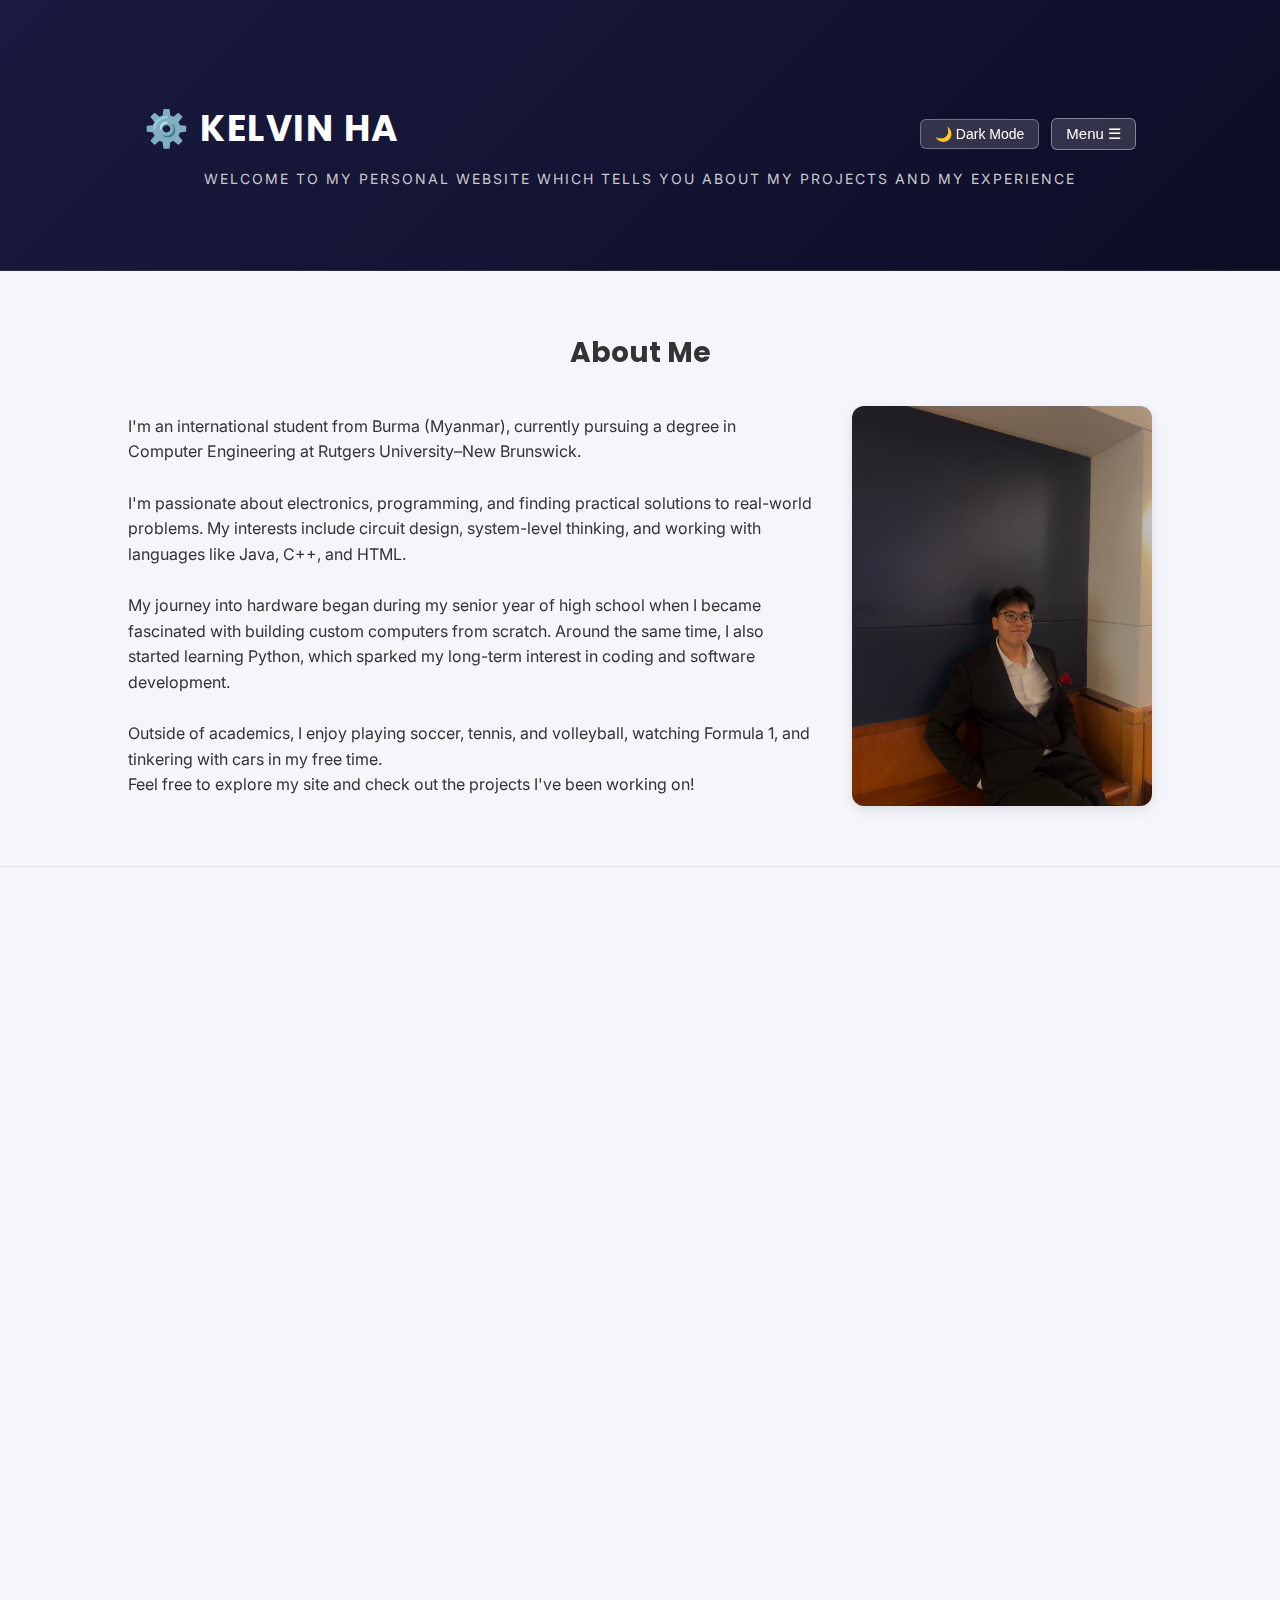
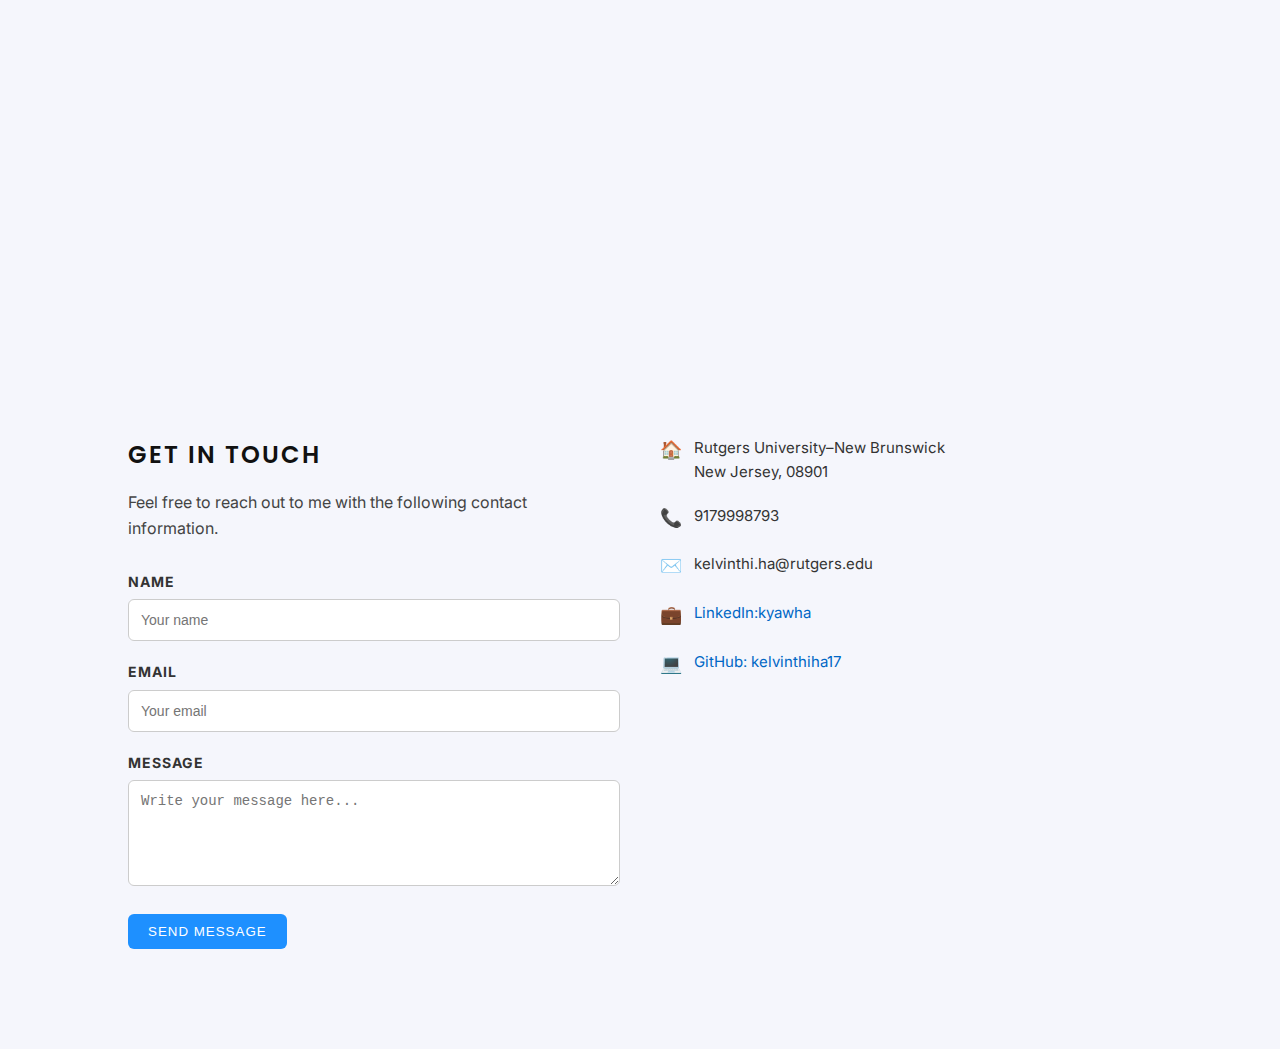
<file: index.html>
<!DOCTYPE html>
<html lang="en">
  <head>
    <meta charset="UTF-8" />
    <meta name="viewport" content="width=device-width, initial-scale=1.0" />
    <title>Kelvin | Portfolio</title>

    <!-- Google Fonts -->
    <link href="https://fonts.googleapis.com/css2?family=Inter:wght@400;600&family=Poppins:wght@400;700&family=Work+Sans:wght@400;700&display=swap" rel="stylesheet">

    <!-- AOS (Animate On Scroll) CSS -->
    <link href="https://unpkg.com/aos@2.3.1/dist/aos.css" rel="stylesheet">

    <!-- Your Main CSS -->
    <link rel="stylesheet" href="style.css" />
  </head>

  <body>

    <!-- INTRODUCTION SECTION -->
    <header class="hero">
      <div class="top-bar">
        <h1 class="logo">⚙️ Kelvin Ha</h1>
        <div class="top-actions">
          <button class="dark-toggle" onclick="toggleDarkMode()">🌙 Dark Mode</button>
          <button class="menu-btn" onclick="toggleMenu()">Menu ☰</button>
        </div>
      </div>      
      <p class="tagline">Welcome to my personal website which tells you about my projects and my experience</p>

      <div id="dropdown" class="dropdown hidden">
        <a href="contact.html">Contact Info</a>
      </div>
    </header>

    <!-- ABOUT ME SECTION -->
    <section class="about">
      <h2 data-aos="fade-up">About Me</h2>
      <div class="about-content">
        <div class="about-text" data-aos="fade-right">
          <p>I'm an international student from Burma (Myanmar), currently pursuing a degree in Computer Engineering at Rutgers University–New Brunswick.</p>
          <br>
          <p>I'm passionate about electronics, programming, and finding practical solutions to real-world problems. My interests include circuit design, system-level thinking, and working with languages like Java, C++, and HTML.</p>
          <br>
          <p>My journey into hardware began during my senior year of high school when I became fascinated with building custom computers from scratch. Around the same time, I also started learning Python, which sparked my long-term interest in coding and software development.</p>
          <br>
          <p>Outside of academics, I enjoy playing soccer, tennis, and volleyball, watching Formula 1, and tinkering with cars in my free time.</p>
          <p>Feel free to explore my site and check out the projects I've been working on!</p>
        </div>
        <div class="about-img" data-aos="fade-left">
          <img src="PFP.JPG" alt="Kelvin's photo" />
        </div>
      </div>
    </section>

    <!-- TECHNICAL SKILLS SECTION -->
    <section class="skills">
      <h2 data-aos="fade-up">Technical Skills</h2>
      <div class="skills-container">
        <div class="skills-category" data-aos="fade-up">
          <h3>Programming Languages</h3>
          <div class="skills-grid">
            <div class="skill-item">
              <span class="skill-icon">💻</span>
              <span class="skill-name">Java</span>
            </div>
            <div class="skill-item">
              <span class="skill-icon">⚡</span>
              <span class="skill-name">C++</span>
            </div>
            <div class="skill-item">
              <span class="skill-icon">🐍</span>
              <span class="skill-name">Python</span>
            </div>
            <div class="skill-item">
              <span class="skill-icon">🌐</span>
              <span class="skill-name">HTML/CSS</span>
            </div>
            <div class="skill-item">
              <span class="skill-icon">🚀</span>
              <span class="skill-name">Swift</span>
            </div>
            <div class="skill-item">
              <span class="skill-icon">📜</span>
              <span class="skill-name">JavaScript</span>
            </div>
          </div>
        </div>

        <div class="skills-category" data-aos="fade-up" data-aos-delay="100">
          <h3>Hardware & Electronics</h3>
          <div class="skills-grid">
            <div class="skill-item">
              <span class="skill-icon">🔌</span>
              <span class="skill-name">Circuit Design</span>
            </div>
            <div class="skill-item">
              <span class="skill-icon">🔧</span>
              <span class="skill-name">PCB Design</span>
            </div>
            <div class="skill-item">
              <span class="skill-icon">⚙️</span>
              <span class="skill-name">TTL Logic</span>
            </div>
          </div>
        </div>

        <div class="skills-category" data-aos="fade-up" data-aos-delay="200">
          <h3>Tools & Technologies</h3>
          <div class="skills-grid">
            <div class="skill-item">
              <span class="skill-icon">🔄</span>
              <span class="skill-name">Git</span>
            </div>
            <div class="skill-item">
              <span class="skill-icon">📊</span>
              <span class="skill-name">Data Structures</span>
            </div>
            <div class="skill-item">
              <span class="skill-icon">🔍</span>
              <span class="skill-name">Algorithms</span>
            </div>
          </div>
        </div>
      </div>
    </section>

    <!-- RESUME DOWNLOAD SECTION -->
    <section class="resume-section" data-aos="fade-up">
      <div class="resume-container">
        <h2>My Professional Profile</h2>
        <p class="resume-description">Computer Engineering student with expertise in hardware design, software development, and problem-solving. Download my resume to learn more about my technical skills and experience.</p>
        
        <div class="resume-features">
          <div class="resume-feature">
            <span class="feature-icon">🎓</span>
            <span class="feature-text">Education & Experience</span>
          </div>
          <div class="resume-feature">
            <span class="feature-icon">💡</span>
            <span class="feature-text">Technical Skills</span>
          </div>
          <div class="resume-feature">
            <span class="feature-icon">🏆</span>
            <span class="feature-text">Projects & Achievements</span>
          </div>
        </div>

        <a href="Resume.pdf" class="resume-button" download>
          <span class="resume-icon">📄</span>
          Download Resume
          <span class="download-hint">PDF Format</span>
        </a>
      </div>
    </section>

    <!-- PROJECTS SECTION -->
    <section id="projects" class="projects">
      <h2 data-aos="fade-up">Projects</h2>
      <div class="project-grid">
        <a href="project1.html" class="project-card" data-aos="zoom-in">
          <img src="Huffman.jpg" alt="Huffman Coding project image">
          <h3>Huffman Coding (C++)</h3>
          <p>Compresses and decompresses text files using binary trees and priority queues.</p>
        </a>
        
        <a href="project-calendar.html" class="project-card" data-aos="zoom-in">
          <img src="calendar.jpg" alt="Calendar Generator project image">
          <h3>Yearly Calendar Generator (Java)</h3>
          <p>Generates yearly calendars dynamically, accounting for leap years and layout formatting.</p>
        </a>

        <a href="project-traffic.html" class="project-card" data-aos="zoom-in">
          <img src="Traffic.jpg" alt="Traffic signal project">
          <p class="project-type">Traffic signal project</p>
          <h3>Traffic Signal State Machine</h3>
          <p>Designed a PCB-based traffic light controller using TTL logic and a custom clock.</p>
        </a>
      </div>
    </section>

    <!-- JS SCRIPTS -->
    <script>
      function toggleMenu() {
        const menu = document.getElementById("dropdown");
        menu.classList.toggle("hidden");
      }
    </script>

    <!-- Animation on Scroll -->
    <script src="https://unpkg.com/aos@2.3.1/dist/aos.js"></script>
    <script>
      AOS.init({
        duration: 800,
        once: true
      });
    </script>
<!--Contact button section-->
<section class="contact-section">
  <div class="contact-container">
    <div class="contact-text">
      <h2>Get in Touch</h2>
      <p>Feel free to reach out to me with the following contact information.</p>

      <form action="https://formspree.io/f/mdkgvalk" method="POST" class="contact-form">
        <label for="name">Name</label>
        <input type="text" id="name" name="name" placeholder="Your name" required>
      
        <label for="email">Email</label>
        <input type="email" id="email" name="email" placeholder="Your email" required>
      
        <label for="message">Message</label>
        <textarea id="message" name="message" placeholder="Write your message here..." rows="5" required></textarea>
      
        <button type="submit">Send Message</button>
      </form>
    </div>

    <div class="contact-info">
      <ul>
        <li><span class="icon">🏠</span> Rutgers University–New Brunswick<br />New Jersey, 08901</li>
        <li><span class="icon">📞</span> 9179998793</li>
        <li><span class="icon">✉️</span> kelvinthi.ha@rutgers.edu</li>
        <li><span class="icon">💼</span> <a href="https://www.linkedin.com/in/kyawha" target="_blank">LinkedIn:kyawha</a></li>
<li><span class="icon">💻</span> <a href="https://github.com/kelvinthiha17" target="_blank">GitHub: kelvinthiha17</a></li>

      </ul>
    </div>
  </div>
</section>
<!--DarkMode-->
<script>
  function toggleDarkMode() {
    document.body.classList.toggle("dark-mode");
  }
</script>

  </body>
</html>
</file>
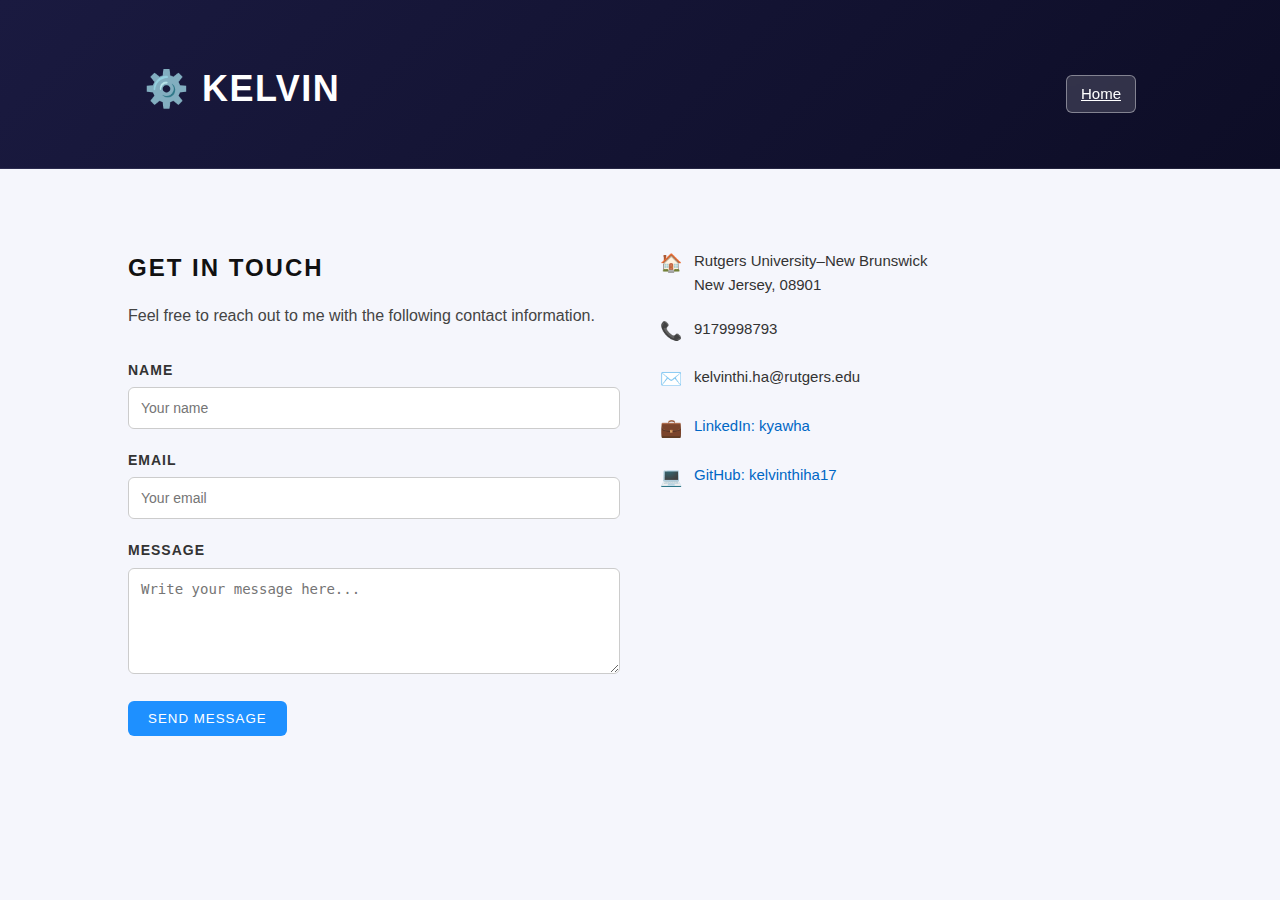
<file: contact.html>
<!DOCTYPE html>
<html lang="en">
<head>
  <meta charset="UTF-8" />
  <title>Contact | Kelvin</title>
  <link rel="stylesheet" href="style.css" />
</head>
<body>

  <!-- Header / Hero -->
  <header class="hero" style="padding:60px 20px 40px">
    <div class="top-bar">
      <div class="logo">⚙️ Kelvin</div>
      <a href="index.html" class="menu-btn">Home</a>
    </div>
  </header>

  <!-- Contact Section -->
  <section class="contact-section">
    <div class="contact-container">
      
      <!-- Contact Text + Form -->
      <div class="contact-text">
        <h2>Get in Touch</h2>
        <p>Feel free to reach out to me with the following contact information.</p>

        <!-- ✅ Formspree Form -->
        <form action="https://formspree.io/f/mdkgvalk" method="POST" class="contact-form">
          <label for="name">Name</label>
          <input type="text" id="name" name="name" placeholder="Your name" required>

          <label for="email">Email</label>
          <input type="email" id="email" name="email" placeholder="Your email" required>

          <label for="message">Message</label>
          <textarea id="message" name="message" placeholder="Write your message here..." rows="5" required></textarea>

          <button type="submit">Send Message</button>
        </form>
      </div>

      <!-- Contact Info -->
      <div class="contact-info">
        <ul>
          <li><span class="icon">🏠</span> Rutgers University–New Brunswick<br>New Jersey, 08901</li>
          <li><span class="icon">📞</span> 9179998793</li>
          <li><span class="icon">✉️</span> kelvinthi.ha@rutgers.edu</li>
          <li><span class="icon">💼</span> <a href="https://www.linkedin.com/in/kyawha" target="_blank">LinkedIn: kyawha</a></li>
          <li><span class="icon">💻</span> <a href="https://github.com/kelvinthiha17" target="_blank">GitHub: kelvinthiha17</a></li>
        </ul>
      </div>

    </div>
  </section>

</body>
</html>
</file>
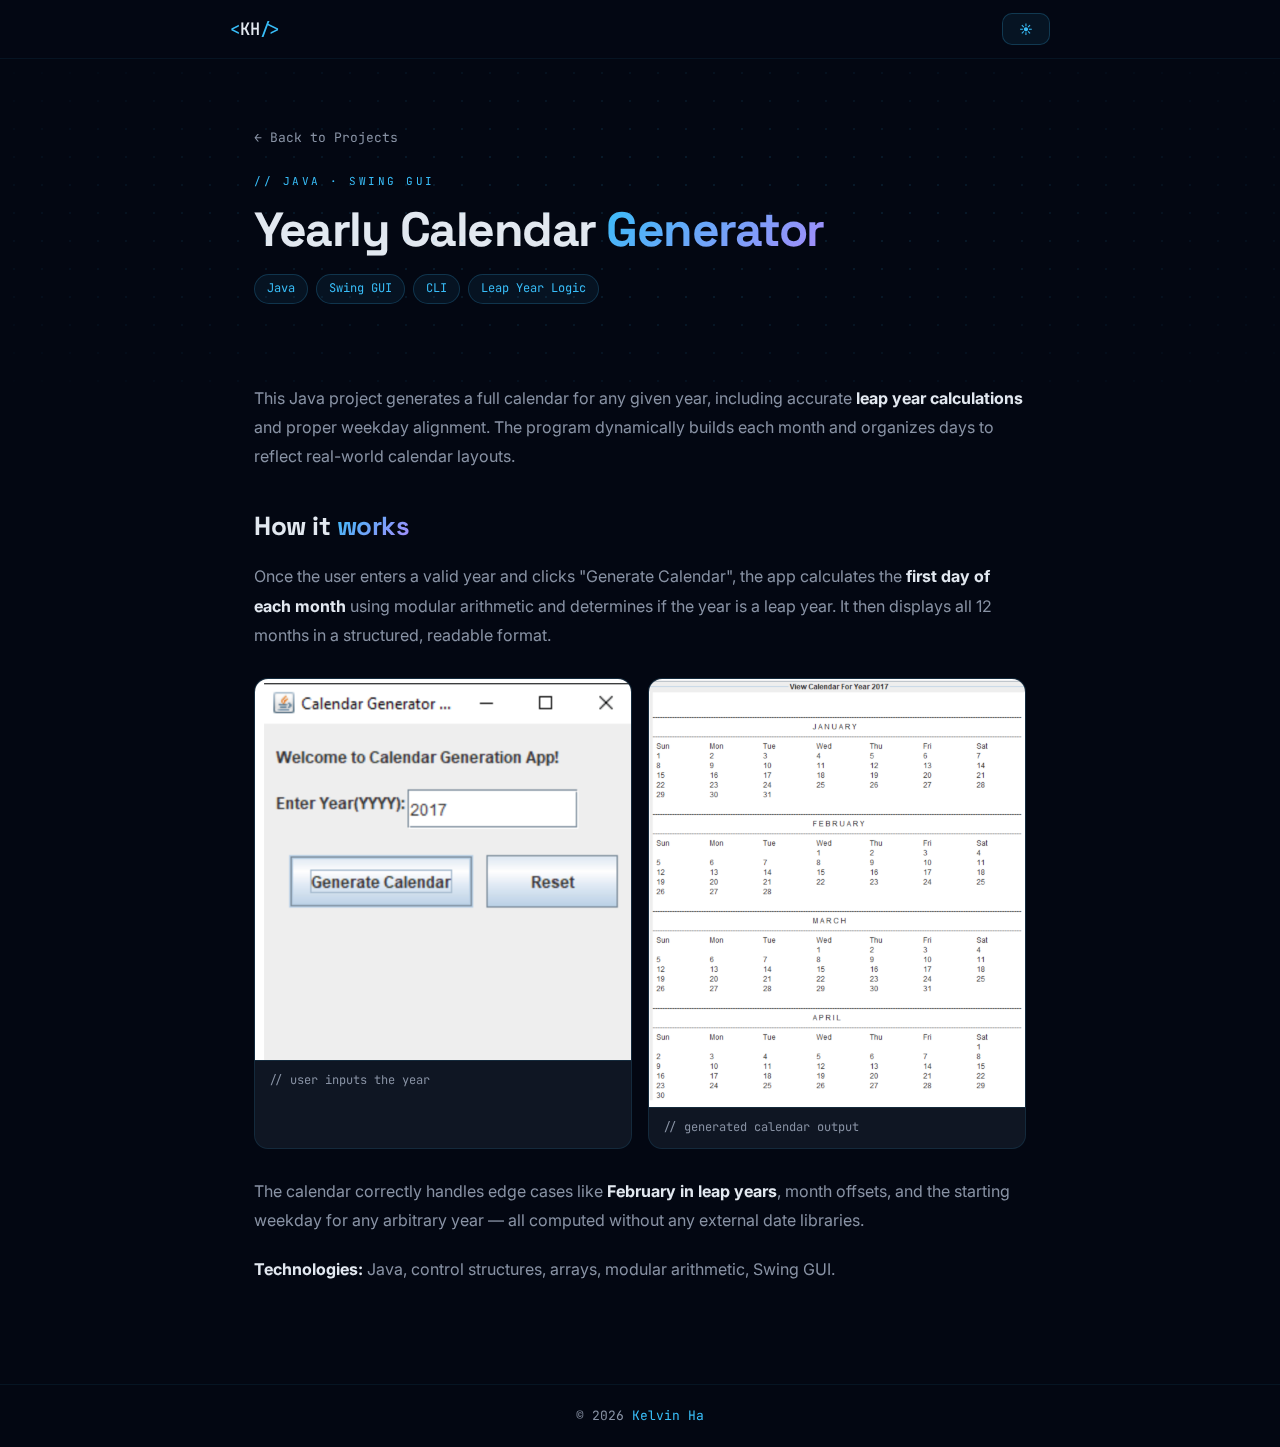
<file: project-calendar.html>
<!DOCTYPE html>
<html lang="en">
<head>
  <meta charset="UTF-8" />
  <meta name="viewport" content="width=device-width, initial-scale=1" />
  <title>Yearly Calendar Generator — Kelvin Ha</title>
  <link href="https://fonts.googleapis.com/css2?family=Inter:wght@400;500;600;700&family=Space+Grotesk:wght@600;700;800&family=JetBrains+Mono:wght@400;500&display=swap" rel="stylesheet">
  <style>
    *, *::before, *::after { box-sizing: border-box; margin: 0; padding: 0; }
    :root {
      --bg: #030712; --bg2: #0d1117; --card: #0f1623;
      --cb: rgba(56,189,248,0.12); --ink: #e2e8f0; --muted: #8892a4;
      --accent: #38bdf8; --accent2: #a78bfa; --accent3: #34d399;
      --glow: rgba(56,189,248,0.22);
    }
    body.light {
      --bg: #f8fafc; --bg2: #f1f5f9; --card: #ffffff;
      --cb: rgba(56,189,248,0.18); --ink: #0f172a; --muted: #64748b;
      --glow: rgba(56,189,248,0.10);
    }
    html { scroll-behavior: smooth; }
    body {
      font-family: 'Inter', system-ui, sans-serif;
      background: var(--bg); color: var(--ink);
      line-height: 1.65; transition: background 0.3s, color 0.3s;
    }
    h1,h2,h3 { font-family: 'Space Grotesk', Inter, sans-serif; font-weight: 700; line-height: 1.2; }
    .container { max-width: 820px; margin: 0 auto; padding: 0 24px; }
    .gt {
      background: linear-gradient(135deg, var(--accent), var(--accent2));
      -webkit-background-clip: text; -webkit-text-fill-color: transparent; background-clip: text;
    }

    /* Header */
    .site-header {
      position: sticky; top: 0; z-index: 50;
      border-bottom: 1px solid rgba(56,189,248,0.08);
      background: rgba(3,7,18,0.85);
      backdrop-filter: blur(18px) saturate(180%);
    }
    body.light .site-header { background: rgba(248,250,252,0.88); }
    .hdr {
      display: flex; align-items: center;
      justify-content: space-between; gap: 16px; padding: 13px 0;
    }
    .brand {
      font-family: 'JetBrains Mono', monospace;
      font-size: 17px; font-weight: 500;
      text-decoration: none; color: var(--accent);
    }
    .brand em { color: var(--ink); font-style: normal; }
    .btn {
      display: inline-flex; align-items: center; gap: 6px;
      padding: 7px 16px; border-radius: 10px;
      font-size: 13px; font-weight: 600;
      cursor: pointer; text-decoration: none; border: none;
      font-family: inherit; transition: all 0.2s ease;
    }
    .btn-g {
      background: rgba(56,189,248,0.08);
      border: 1px solid rgba(56,189,248,0.22); color: var(--accent);
    }
    .btn-g:hover { background: rgba(56,189,248,0.16); }

    /* Hero */
    .proj-hero { padding: 64px 0 48px; position: relative; overflow: hidden; }
    .proj-hero::before {
      content: ''; position: absolute; inset: 0;
      background-image: radial-gradient(rgba(56,189,248,0.1) 1px, transparent 1px);
      background-size: 28px 28px;
      mask-image: radial-gradient(ellipse 70% 80% at 50% 50%, black 30%, transparent 100%);
      -webkit-mask-image: radial-gradient(ellipse 70% 80% at 50% 50%, black 30%, transparent 100%);
      pointer-events: none;
    }
    .back-btn {
      display: inline-flex; align-items: center; gap: 6px;
      color: var(--muted); text-decoration: none;
      font-size: 13px; font-family: 'JetBrains Mono', monospace;
      margin-bottom: 24px; transition: color 0.18s;
    }
    .back-btn:hover { color: var(--accent); }
    .slabel {
      font-family: 'JetBrains Mono', monospace;
      font-size: 11px; letter-spacing: 2.5px;
      text-transform: uppercase; color: var(--accent); margin-bottom: 10px;
    }
    .proj-title { font-size: clamp(30px, 5vw, 48px); letter-spacing: -1.5px; margin-bottom: 16px; }
    .proj-meta { display: flex; flex-wrap: wrap; gap: 8px; margin-bottom: 32px; }
    .tag {
      background: rgba(56,189,248,0.07); border: 1px solid rgba(56,189,248,0.2);
      padding: 4px 12px; border-radius: 99px;
      font-size: 12px; color: var(--accent); font-family: 'JetBrains Mono', monospace;
    }

    /* Content */
    .proj-body { padding: 0 0 80px; }
    .proj-body p { color: var(--muted); font-size: 16px; line-height: 1.82; margin-bottom: 20px; }
    .proj-body strong { color: var(--ink); }

    .section-h2 { font-size: clamp(20px,3vw,26px); letter-spacing: -0.5px; margin-bottom: 20px; margin-top: 40px; }

    .screenshot-pair {
      display: grid; grid-template-columns: 1fr 1fr; gap: 16px;
      margin: 28px 0;
    }
    @media (max-width: 600px) { .screenshot-pair { grid-template-columns: 1fr; } }

    .img-card {
      background: var(--card); border: 1px solid var(--cb);
      border-radius: 14px; overflow: hidden;
      transition: border-color 0.2s, box-shadow 0.2s;
    }
    .img-card:hover { border-color: rgba(56,189,248,0.3); box-shadow: 0 0 20px var(--glow); }
    .img-card img { width: 100%; display: block; }
    .img-caption {
      padding: 10px 14px;
      font-size: 12px; color: var(--muted);
      font-family: 'JetBrains Mono', monospace;
      border-top: 1px solid var(--cb);
    }

    /* Footer */
    .footer {
      border-top: 1px solid rgba(56,189,248,0.08);
      padding: 20px 0; text-align: center;
      color: var(--muted); font-size: 13px;
      font-family: 'JetBrains Mono', monospace;
    }
    .footer a { color: var(--accent); text-decoration: none; }
  </style>
</head>
<body>
  <header class="site-header">
    <div class="container hdr">
      <a href="index.html" class="brand">&lt;<em>KH</em>/&gt;</a>
      <button id="themeToggle" class="btn btn-g" aria-label="Toggle theme">☀</button>
    </div>
  </header>

  <section class="proj-hero">
    <div class="container">
      <a href="index.html" class="back-btn">← Back to Projects</a>
      <div class="slabel">// Java · Swing GUI</div>
      <h1 class="proj-title">Yearly Calendar <span class="gt">Generator</span></h1>
      <div class="proj-meta">
        <span class="tag">Java</span>
        <span class="tag">Swing GUI</span>
        <span class="tag">CLI</span>
        <span class="tag">Leap Year Logic</span>
      </div>
    </div>
  </section>

  <div class="proj-body">
    <div class="container">
      <p>
        This Java project generates a full calendar for any given year, including accurate
        <strong>leap year calculations</strong> and proper weekday alignment. The program
        dynamically builds each month and organizes days to reflect real-world calendar layouts.
      </p>

      <h2 class="section-h2">How it <span class="gt">works</span></h2>

      <p>
        Once the user enters a valid year and clicks "Generate Calendar", the app calculates the
        <strong>first day of each month</strong> using modular arithmetic and determines if the year is
        a leap year. It then displays all 12 months in a structured, readable format.
      </p>

      <div class="screenshot-pair">
        <div class="img-card">
          <img src="calendarinput.png" alt="Calendar input screen" />
          <div class="img-caption">// user inputs the year</div>
        </div>
        <div class="img-card">
          <img src="calendaroutput.png" alt="Generated yearly calendar" />
          <div class="img-caption">// generated calendar output</div>
        </div>
      </div>

      <p>
        The calendar correctly handles edge cases like <strong>February in leap years</strong>,
        month offsets, and the starting weekday for any arbitrary year — all computed without any
        external date libraries.
      </p>
      <p>
        <strong>Technologies:</strong> Java, control structures, arrays, modular arithmetic, Swing GUI.
      </p>
    </div>
  </div>

  <footer class="footer">
    <div class="container">© <span id="year"></span> <a href="index.html">Kelvin Ha</a></div>
  </footer>

  <script>
    document.getElementById('year').textContent = new Date().getFullYear();
    const tt = document.getElementById('themeToggle');
    const saved = localStorage.getItem('kelvin_theme');
    if (saved === 'light') { document.body.classList.add('light'); tt.textContent = '🌙'; }
    else { tt.textContent = '☀'; }
    tt.addEventListener('click', () => {
      document.body.classList.toggle('light');
      const isLight = document.body.classList.contains('light');
      localStorage.setItem('kelvin_theme', isLight ? 'light' : 'dark');
      tt.textContent = isLight ? '🌙' : '☀';
    });
  </script>
</body>
</html>
</file>
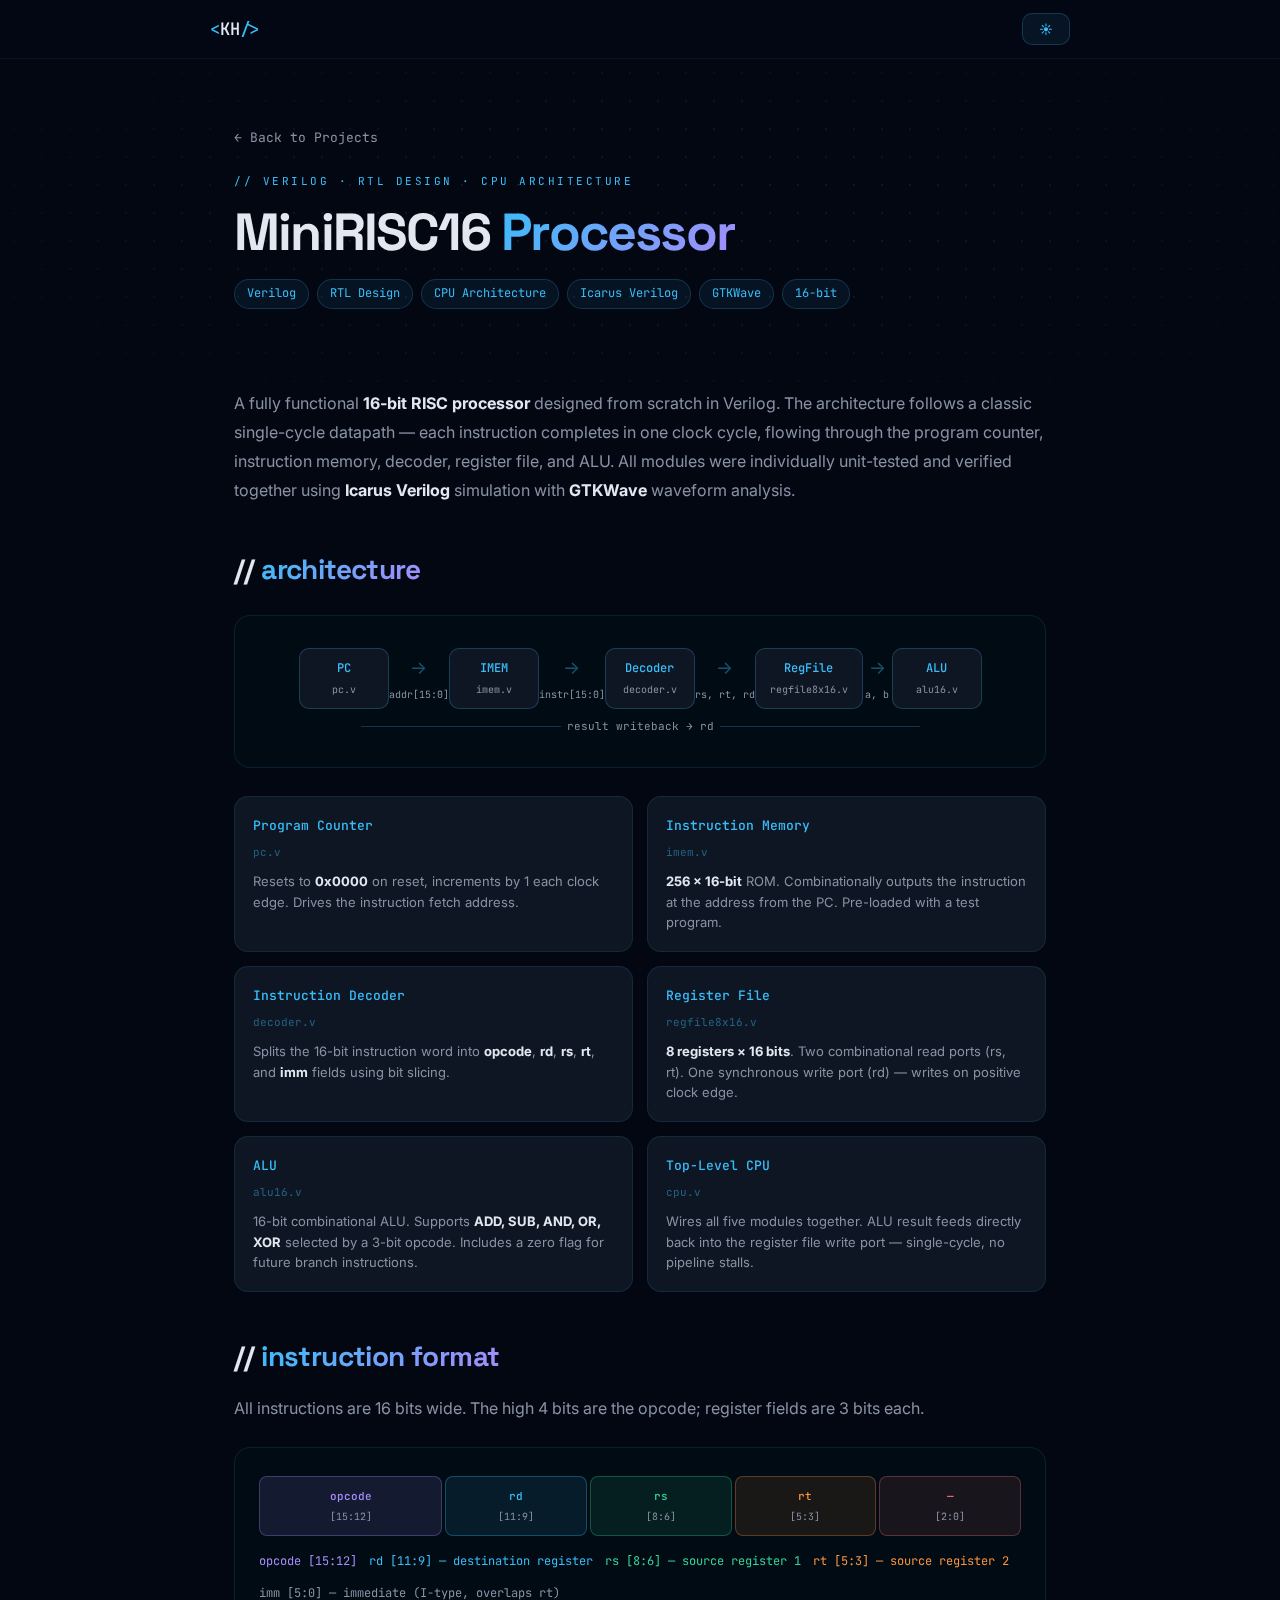
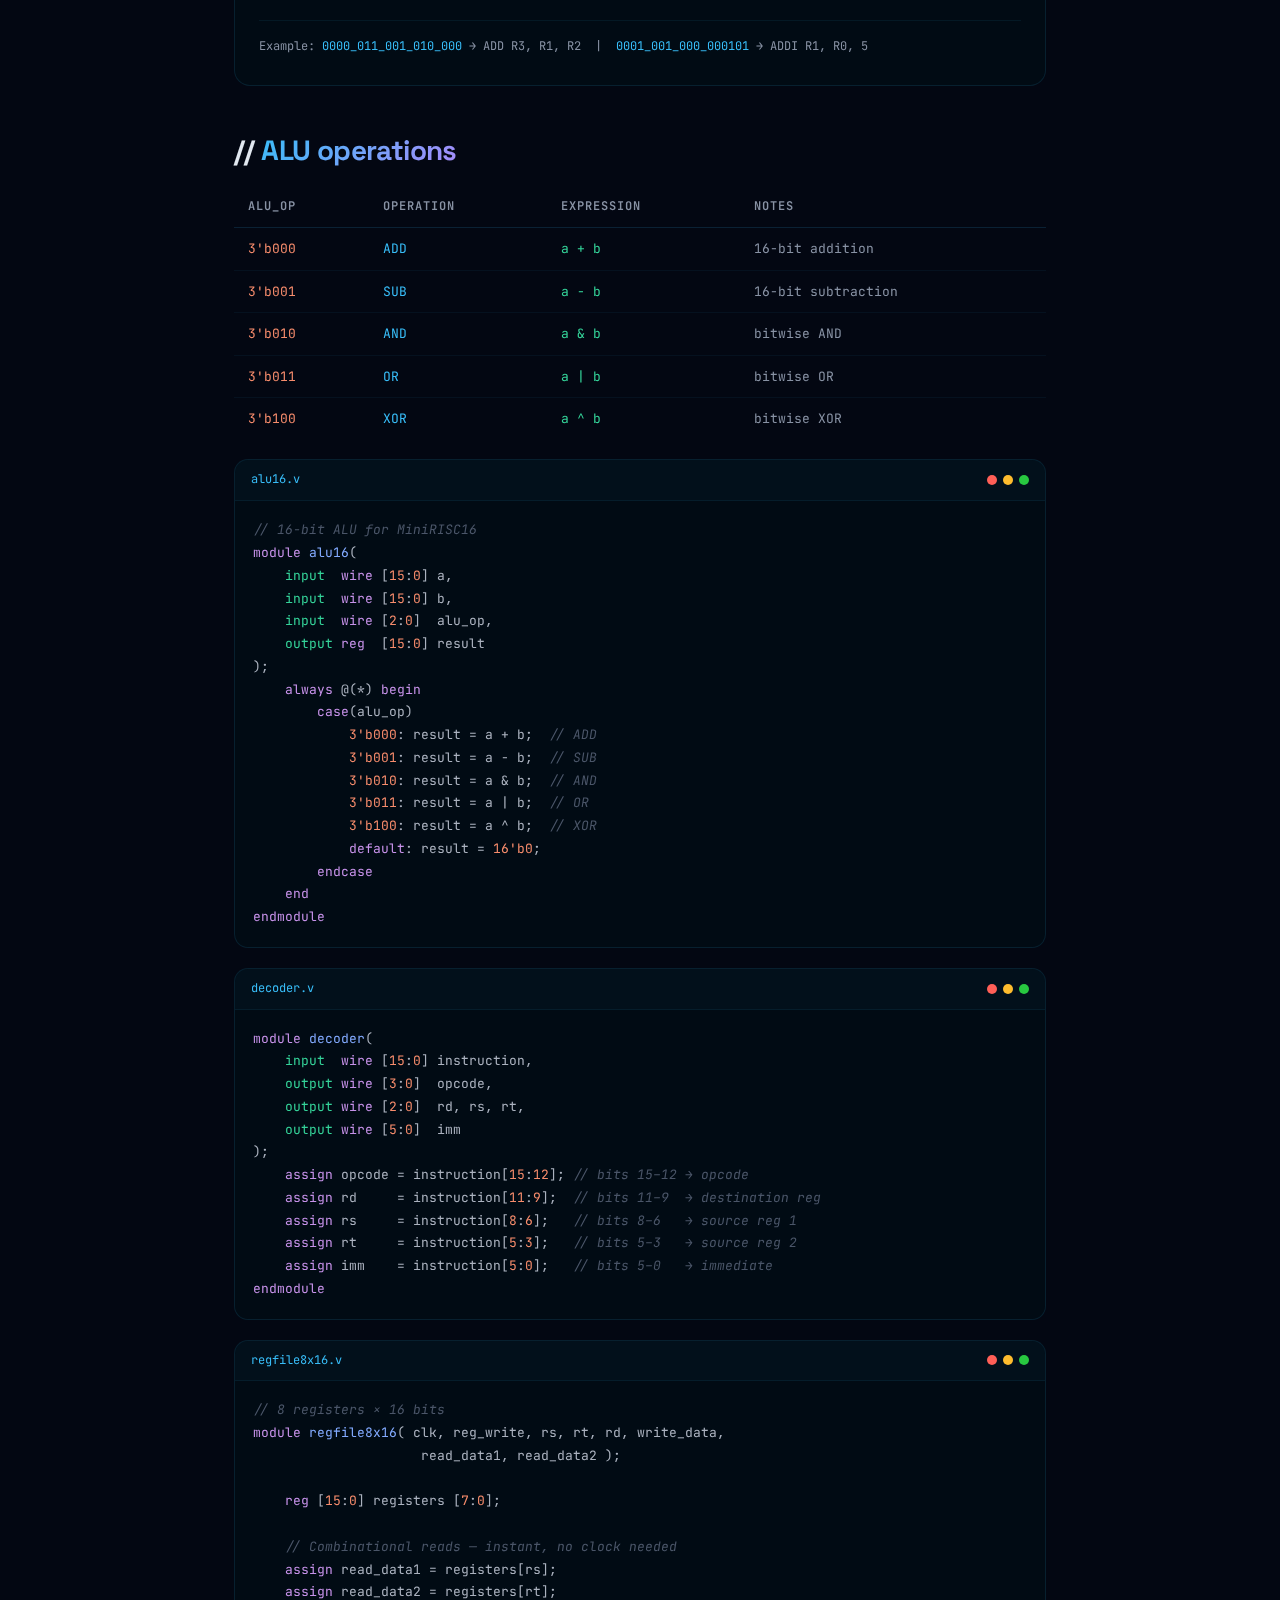
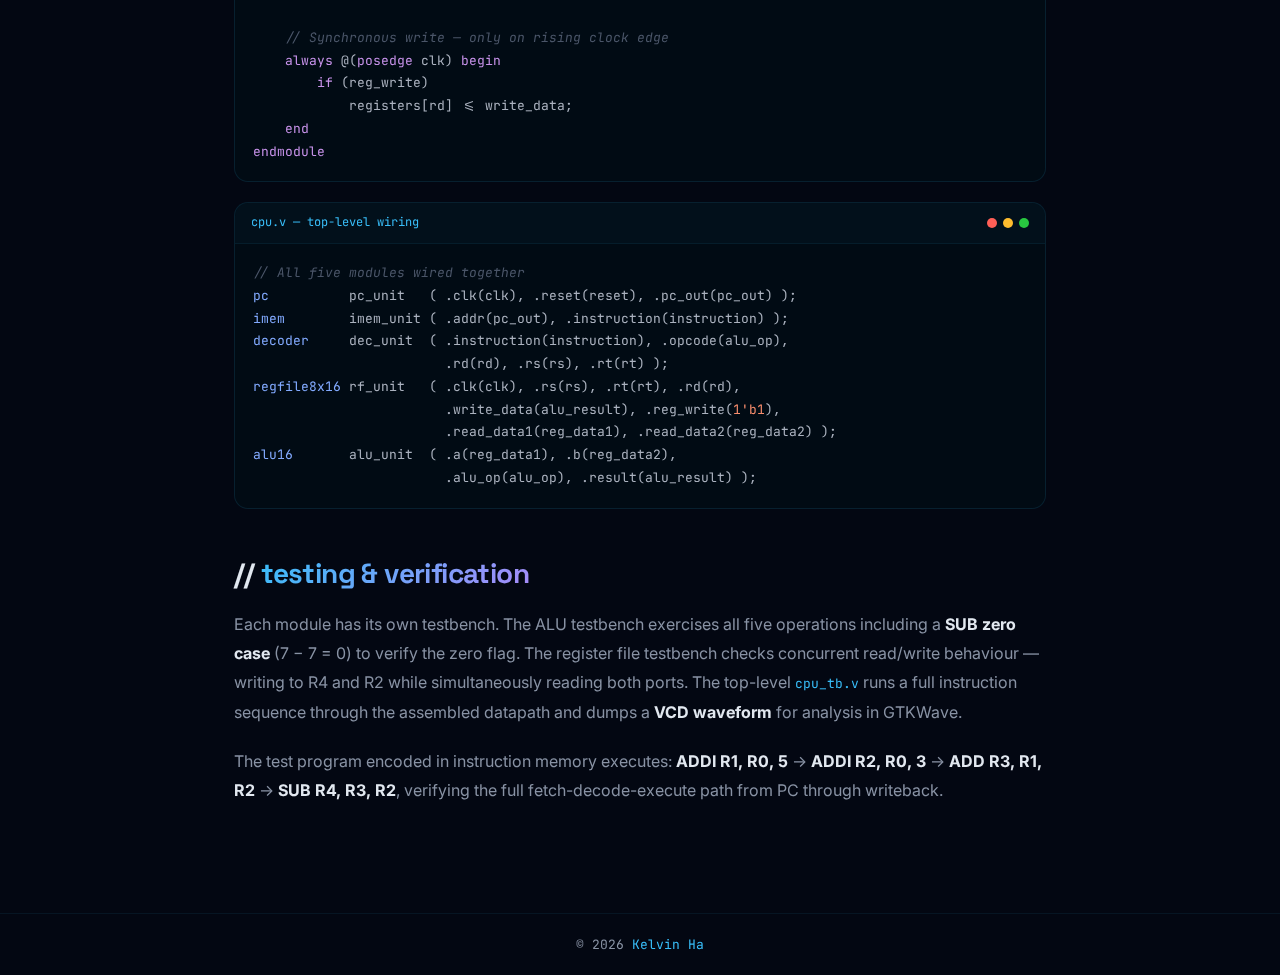
<file: project-minirisc.html>
<!DOCTYPE html>
<html lang="en">
<head>
  <meta charset="UTF-8" />
  <meta name="viewport" content="width=device-width, initial-scale=1" />
  <title>MiniRISC16 Processor — Kelvin Ha</title>
  <link href="https://fonts.googleapis.com/css2?family=Inter:wght@400;500;600;700&family=Space+Grotesk:wght@600;700;800&family=JetBrains+Mono:wght@400;500&display=swap" rel="stylesheet">
  <style>
    *, *::before, *::after { box-sizing: border-box; margin: 0; padding: 0; }
    :root {
      --bg: #030712; --bg2: #0d1117; --card: #0f1623;
      --cb: rgba(56,189,248,0.12); --ink: #e2e8f0; --muted: #8892a4;
      --accent: #38bdf8; --accent2: #a78bfa; --accent3: #34d399;
      --glow: rgba(56,189,248,0.22);
      --code-bg: #010b14;
    }
    body.light {
      --bg: #f8fafc; --bg2: #f1f5f9; --card: #ffffff;
      --cb: rgba(56,189,248,0.18); --ink: #0f172a; --muted: #64748b;
      --glow: rgba(56,189,248,0.10); --code-bg: #0d1117;
    }
    html { scroll-behavior: smooth; }
    body {
      font-family: 'Inter', system-ui, sans-serif;
      background: var(--bg); color: var(--ink);
      line-height: 1.65; transition: background 0.3s, color 0.3s;
    }
    h1,h2,h3 { font-family: 'Space Grotesk', Inter, sans-serif; font-weight: 700; line-height: 1.2; }
    .container { max-width: 860px; margin: 0 auto; padding: 0 24px; }
    .gt {
      background: linear-gradient(135deg, var(--accent), var(--accent2));
      -webkit-background-clip: text; -webkit-text-fill-color: transparent; background-clip: text;
    }

    /* ===== HEADER ===== */
    .site-header {
      position: sticky; top: 0; z-index: 50;
      border-bottom: 1px solid rgba(56,189,248,0.08);
      background: rgba(3,7,18,0.85);
      backdrop-filter: blur(18px) saturate(180%);
    }
    body.light .site-header { background: rgba(248,250,252,0.88); }
    .hdr { display: flex; align-items: center; justify-content: space-between; gap: 16px; padding: 13px 0; }
    .brand { font-family: 'JetBrains Mono', monospace; font-size: 17px; font-weight: 500; text-decoration: none; color: var(--accent); }
    .brand em { color: var(--ink); font-style: normal; }
    .btn { display: inline-flex; align-items: center; gap: 6px; padding: 7px 16px; border-radius: 10px; font-size: 13px; font-weight: 600; cursor: pointer; text-decoration: none; border: none; font-family: inherit; transition: all 0.2s ease; }
    .btn-g { background: rgba(56,189,248,0.08); border: 1px solid rgba(56,189,248,0.22); color: var(--accent); }
    .btn-g:hover { background: rgba(56,189,248,0.16); }

    /* ===== HERO ===== */
    .proj-hero { padding: 64px 0 48px; position: relative; overflow: hidden; }
    .proj-hero::before {
      content: ''; position: absolute; inset: 0;
      background-image: radial-gradient(rgba(56,189,248,0.1) 1px, transparent 1px);
      background-size: 28px 28px;
      mask-image: radial-gradient(ellipse 70% 80% at 50% 50%, black 30%, transparent 100%);
      -webkit-mask-image: radial-gradient(ellipse 70% 80% at 50% 50%, black 30%, transparent 100%);
      pointer-events: none;
    }
    .back-btn { display: inline-flex; align-items: center; gap: 6px; color: var(--muted); text-decoration: none; font-size: 13px; font-family: 'JetBrains Mono', monospace; margin-bottom: 24px; transition: color 0.18s; }
    .back-btn:hover { color: var(--accent); }
    .slabel { font-family: 'JetBrains Mono', monospace; font-size: 11px; letter-spacing: 2.5px; text-transform: uppercase; color: var(--accent); margin-bottom: 10px; }
    .proj-title { font-size: clamp(30px, 5vw, 52px); letter-spacing: -1.8px; margin-bottom: 16px; }
    .proj-meta { display: flex; flex-wrap: wrap; gap: 8px; margin-bottom: 32px; }
    .tag { background: rgba(56,189,248,0.07); border: 1px solid rgba(56,189,248,0.2); padding: 4px 12px; border-radius: 99px; font-size: 12px; color: var(--accent); font-family: 'JetBrains Mono', monospace; }

    /* ===== BODY ===== */
    .proj-body { padding: 0 0 88px; }
    .proj-body p { color: var(--muted); font-size: 16px; line-height: 1.82; margin-bottom: 20px; }
    .proj-body strong { color: var(--ink); }
    .section-h2 { font-size: clamp(20px, 3vw, 28px); letter-spacing: -0.6px; margin: 48px 0 20px; }

    /* ===== ARCHITECTURE DIAGRAM ===== */
    .arch-diagram {
      background: var(--code-bg);
      border: 1px solid var(--cb);
      border-radius: 16px;
      padding: 32px 24px;
      margin: 28px 0;
      overflow-x: auto;
    }
    .arch-flow {
      display: flex; align-items: center; justify-content: center;
      gap: 0; flex-wrap: nowrap; min-width: 560px;
    }
    .arch-box {
      background: var(--card);
      border: 1px solid rgba(56,189,248,0.25);
      border-radius: 10px;
      padding: 10px 14px;
      text-align: center;
      min-width: 90px;
      transition: border-color 0.2s, box-shadow 0.2s;
    }
    .arch-box:hover { border-color: var(--accent); box-shadow: 0 0 16px var(--glow); }
    .arch-box-name { font-family: 'JetBrains Mono', monospace; font-size: 12px; color: var(--accent); font-weight: 500; }
    .arch-box-sub  { font-size: 10px; color: var(--muted); margin-top: 3px; font-family: 'JetBrains Mono', monospace; }
    .arch-arrow {
      display: flex; align-items: center;
      color: rgba(56,189,248,0.4);
      font-size: 18px; padding: 0 6px;
      flex-shrink: 0;
    }
    .arch-arrow-label {
      font-family: 'JetBrains Mono', monospace;
      font-size: 10px; color: var(--muted);
      text-align: center; display: block; margin-top: 4px;
    }
    .arch-arrow-wrap { display: flex; flex-direction: column; align-items: center; }

    /* Feedback arrow (writeback) */
    .arch-feedback {
      display: flex; justify-content: center;
      margin-top: 8px; font-family: 'JetBrains Mono', monospace;
      font-size: 11px; color: var(--muted);
      gap: 6px; align-items: center;
    }
    .arch-feedback-line {
      height: 1px; background: rgba(56,189,248,0.25);
      flex: 1; max-width: 200px;
    }

    /* ===== MODULE CARDS ===== */
    .module-grid { display: grid; grid-template-columns: 1fr 1fr; gap: 14px; margin: 24px 0; }
    @media (max-width: 600px) { .module-grid { grid-template-columns: 1fr; } }
    .module-card {
      background: var(--card); border: 1px solid var(--cb);
      border-radius: 14px; padding: 18px;
      transition: border-color 0.2s, box-shadow 0.2s;
    }
    .module-card:hover { border-color: rgba(56,189,248,0.3); box-shadow: 0 0 18px var(--glow); }
    .module-name { font-family: 'JetBrains Mono', monospace; font-size: 13px; color: var(--accent); font-weight: 500; margin-bottom: 6px; }
    .module-file { font-size: 11px; color: rgba(56,189,248,0.45); font-family: 'JetBrains Mono', monospace; margin-bottom: 10px; }
    .module-desc { font-size: 13px; color: var(--muted); line-height: 1.6; }
    .module-desc strong { color: var(--ink); }

    /* ===== INSTRUCTION FORMAT ===== */
    .instr-diagram {
      background: var(--code-bg);
      border: 1px solid var(--cb);
      border-radius: 16px;
      padding: 28px 24px;
      margin: 24px 0;
      overflow-x: auto;
    }
    .instr-bits {
      display: flex; gap: 3px; min-width: 480px;
    }
    .bit-field {
      flex: 1; border-radius: 8px; padding: 10px 8px;
      text-align: center; border: 1px solid;
      min-width: 40px;
    }
    .bf-opcode { background: rgba(167,139,250,0.12); border-color: rgba(167,139,250,0.3); }
    .bf-rd     { background: rgba(56,189,248,0.10);  border-color: rgba(56,189,248,0.3); }
    .bf-rs     { background: rgba(52,211,153,0.10);  border-color: rgba(52,211,153,0.3); }
    .bf-rt     { background: rgba(251,146,60,0.10);  border-color: rgba(251,146,60,0.3); }
    .bf-imm    { background: rgba(248,113,113,0.10); border-color: rgba(248,113,113,0.3); }
    .bf-label {
      font-family: 'JetBrains Mono', monospace;
      font-size: 11px; font-weight: 500;
      margin-bottom: 4px;
    }
    .bf-opcode .bf-label { color: #a78bfa; }
    .bf-rd     .bf-label { color: var(--accent); }
    .bf-rs     .bf-label { color: var(--accent3); }
    .bf-rt     .bf-label { color: #fb923c; }
    .bf-imm    .bf-label { color: #f87171; }
    .bf-bits { font-size: 10px; color: var(--muted); font-family: 'JetBrains Mono', monospace; }
    .instr-legend {
      display: flex; flex-wrap: wrap; gap: 12px;
      margin-top: 16px; font-size: 12px;
      font-family: 'JetBrains Mono', monospace; color: var(--muted);
    }
    .instr-example {
      margin-top: 16px; padding-top: 16px;
      border-top: 1px solid rgba(56,189,248,0.08);
      font-family: 'JetBrains Mono', monospace;
      font-size: 12px; color: var(--muted);
    }
    .instr-example span { color: var(--accent); }

    /* ===== CODE BLOCKS ===== */
    .code-block {
      background: var(--code-bg);
      border: 1px solid var(--cb);
      border-radius: 14px;
      overflow: hidden;
      margin: 20px 0;
    }
    .code-header {
      display: flex; align-items: center; justify-content: space-between;
      padding: 10px 16px;
      border-bottom: 1px solid rgba(56,189,248,0.08);
      background: rgba(56,189,248,0.03);
    }
    .code-filename {
      font-family: 'JetBrains Mono', monospace;
      font-size: 12px; color: var(--accent);
    }
    .code-dots { display: flex; gap: 6px; }
    .code-dot { width: 10px; height: 10px; border-radius: 50%; }
    .cd-r { background: #ff5f57; } .cd-y { background: #febc2e; } .cd-g { background: #28c840; }
    pre {
      padding: 18px; overflow-x: auto;
      font-family: 'JetBrains Mono', monospace;
      font-size: 13px; line-height: 1.75;
      color: #abb2bf;
      margin: 0;
    }
    /* Syntax colors */
    .kw  { color: #c792ea; }
    .fn  { color: #82aaff; }
    .num { color: #f78c6c; }
    .cm  { color: #4a5568; font-style: italic; }
    .op  { color: var(--accent); }
    .str { color: #c3e88d; }
    .io  { color: var(--accent3); }

    /* ===== ALU TABLE ===== */
    .alu-table {
      width: 100%; border-collapse: collapse;
      margin: 20px 0; font-size: 14px;
    }
    .alu-table th {
      text-align: left; padding: 10px 14px;
      border-bottom: 1px solid rgba(56,189,248,0.15);
      color: var(--muted); font-weight: 600;
      font-size: 12px; font-family: 'JetBrains Mono', monospace;
      text-transform: uppercase; letter-spacing: 1px;
    }
    .alu-table td {
      padding: 10px 14px;
      border-bottom: 1px solid rgba(56,189,248,0.06);
      font-family: 'JetBrains Mono', monospace; font-size: 13px;
    }
    .alu-table tr:last-child td { border-bottom: none; }
    .alu-table tr:hover td { background: rgba(56,189,248,0.04); }
    .op-code { color: #f78c6c; }
    .op-name { color: var(--accent); }
    .op-expr { color: var(--accent3); }

    /* ===== FOOTER ===== */
    .footer { border-top: 1px solid rgba(56,189,248,0.08); padding: 20px 0; text-align: center; color: var(--muted); font-size: 13px; font-family: 'JetBrains Mono', monospace; }
    .footer a { color: var(--accent); text-decoration: none; }
  </style>
</head>
<body>
  <header class="site-header">
    <div class="container hdr">
      <a href="index.html" class="brand">&lt;<em>KH</em>/&gt;</a>
      <button id="themeToggle" class="btn btn-g" aria-label="Toggle theme">☀</button>
    </div>
  </header>

  <section class="proj-hero">
    <div class="container">
      <a href="index.html" class="back-btn">← Back to Projects</a>
      <div class="slabel">// Verilog · RTL Design · CPU Architecture</div>
      <h1 class="proj-title">MiniRISC16 <span class="gt">Processor</span></h1>
      <div class="proj-meta">
        <span class="tag">Verilog</span>
        <span class="tag">RTL Design</span>
        <span class="tag">CPU Architecture</span>
        <span class="tag">Icarus Verilog</span>
        <span class="tag">GTKWave</span>
        <span class="tag">16-bit</span>
      </div>
    </div>
  </section>

  <div class="proj-body">
    <div class="container">

      <p>
        A fully functional <strong>16-bit RISC processor</strong> designed from scratch in Verilog.
        The architecture follows a classic single-cycle datapath — each instruction completes in one clock
        cycle, flowing through the program counter, instruction memory, decoder, register file, and ALU.
        All modules were individually unit-tested and verified together using
        <strong>Icarus Verilog</strong> simulation with <strong>GTKWave</strong> waveform analysis.
      </p>

      <!-- Architecture Diagram -->
      <h2 class="section-h2">// <span class="gt">architecture</span></h2>

      <div class="arch-diagram">
        <div class="arch-flow">
          <div class="arch-box">
            <div class="arch-box-name">PC</div>
            <div class="arch-box-sub">pc.v</div>
          </div>
          <div class="arch-arrow-wrap">
            <div class="arch-arrow">→</div>
            <span class="arch-arrow-label">addr[15:0]</span>
          </div>
          <div class="arch-box">
            <div class="arch-box-name">IMEM</div>
            <div class="arch-box-sub">imem.v</div>
          </div>
          <div class="arch-arrow-wrap">
            <div class="arch-arrow">→</div>
            <span class="arch-arrow-label">instr[15:0]</span>
          </div>
          <div class="arch-box">
            <div class="arch-box-name">Decoder</div>
            <div class="arch-box-sub">decoder.v</div>
          </div>
          <div class="arch-arrow-wrap">
            <div class="arch-arrow">→</div>
            <span class="arch-arrow-label">rs, rt, rd</span>
          </div>
          <div class="arch-box">
            <div class="arch-box-name">RegFile</div>
            <div class="arch-box-sub">regfile8x16.v</div>
          </div>
          <div class="arch-arrow-wrap">
            <div class="arch-arrow">→</div>
            <span class="arch-arrow-label">a, b</span>
          </div>
          <div class="arch-box">
            <div class="arch-box-name">ALU</div>
            <div class="arch-box-sub">alu16.v</div>
          </div>
        </div>
        <div class="arch-feedback">
          <div class="arch-feedback-line"></div>
          <span>result writeback → rd</span>
          <div class="arch-feedback-line"></div>
        </div>
      </div>

      <!-- Module breakdown -->
      <div class="module-grid">
        <div class="module-card">
          <div class="module-name">Program Counter</div>
          <div class="module-file">pc.v</div>
          <div class="module-desc">Resets to <strong>0x0000</strong> on reset, increments by 1 each clock edge. Drives the instruction fetch address.</div>
        </div>
        <div class="module-card">
          <div class="module-name">Instruction Memory</div>
          <div class="module-file">imem.v</div>
          <div class="module-desc"><strong>256 × 16-bit</strong> ROM. Combinationally outputs the instruction at the address from the PC. Pre-loaded with a test program.</div>
        </div>
        <div class="module-card">
          <div class="module-name">Instruction Decoder</div>
          <div class="module-file">decoder.v</div>
          <div class="module-desc">Splits the 16-bit instruction word into <strong>opcode</strong>, <strong>rd</strong>, <strong>rs</strong>, <strong>rt</strong>, and <strong>imm</strong> fields using bit slicing.</div>
        </div>
        <div class="module-card">
          <div class="module-name">Register File</div>
          <div class="module-file">regfile8x16.v</div>
          <div class="module-desc"><strong>8 registers × 16 bits</strong>. Two combinational read ports (rs, rt). One synchronous write port (rd) — writes on positive clock edge.</div>
        </div>
        <div class="module-card">
          <div class="module-name">ALU</div>
          <div class="module-file">alu16.v</div>
          <div class="module-desc">16-bit combinational ALU. Supports <strong>ADD, SUB, AND, OR, XOR</strong> selected by a 3-bit opcode. Includes a zero flag for future branch instructions.</div>
        </div>
        <div class="module-card">
          <div class="module-name">Top-Level CPU</div>
          <div class="module-file">cpu.v</div>
          <div class="module-desc">Wires all five modules together. ALU result feeds directly back into the register file write port — single-cycle, no pipeline stalls.</div>
        </div>
      </div>

      <!-- Instruction Format -->
      <h2 class="section-h2">// <span class="gt">instruction format</span></h2>
      <p>All instructions are 16 bits wide. The high 4 bits are the opcode; register fields are 3 bits each.</p>

      <div class="instr-diagram">
        <div class="instr-bits">
          <div class="bit-field bf-opcode" style="flex:4">
            <div class="bf-label">opcode</div>
            <div class="bf-bits">[15:12]</div>
          </div>
          <div class="bit-field bf-rd" style="flex:3">
            <div class="bf-label">rd</div>
            <div class="bf-bits">[11:9]</div>
          </div>
          <div class="bit-field bf-rs" style="flex:3">
            <div class="bf-label">rs</div>
            <div class="bf-bits">[8:6]</div>
          </div>
          <div class="bit-field bf-rt" style="flex:3">
            <div class="bf-label">rt</div>
            <div class="bf-bits">[5:3]</div>
          </div>
          <div class="bit-field bf-imm" style="flex:3">
            <div class="bf-label">—</div>
            <div class="bf-bits">[2:0]</div>
          </div>
        </div>
        <div class="instr-legend">
          <span style="color:#a78bfa">opcode [15:12]</span>
          <span style="color:var(--accent)">rd [11:9] — destination register</span>
          <span style="color:var(--accent3)">rs [8:6] — source register 1</span>
          <span style="color:#fb923c">rt [5:3] — source register 2</span>
          <span style="color:var(--muted)">imm [5:0] — immediate (I-type, overlaps rt)</span>
        </div>
        <div class="instr-example">
          Example: <span>0000_011_001_010_000</span> → ADD R3, R1, R2 &nbsp;|&nbsp;
          <span>0001_001_000_000101</span> → ADDI R1, R0, 5
        </div>
      </div>

      <!-- ALU -->
      <h2 class="section-h2">// <span class="gt">ALU operations</span></h2>

      <table class="alu-table">
        <thead>
          <tr>
            <th>alu_op</th>
            <th>Operation</th>
            <th>Expression</th>
            <th>Notes</th>
          </tr>
        </thead>
        <tbody>
          <tr><td class="op-code">3'b000</td><td class="op-name">ADD</td><td class="op-expr">a + b</td><td style="color:var(--muted)">16-bit addition</td></tr>
          <tr><td class="op-code">3'b001</td><td class="op-name">SUB</td><td class="op-expr">a - b</td><td style="color:var(--muted)">16-bit subtraction</td></tr>
          <tr><td class="op-code">3'b010</td><td class="op-name">AND</td><td class="op-expr">a &amp; b</td><td style="color:var(--muted)">bitwise AND</td></tr>
          <tr><td class="op-code">3'b011</td><td class="op-name">OR</td> <td class="op-expr">a | b</td><td style="color:var(--muted)">bitwise OR</td></tr>
          <tr><td class="op-code">3'b100</td><td class="op-name">XOR</td><td class="op-expr">a ^ b</td><td style="color:var(--muted)">bitwise XOR</td></tr>
        </tbody>
      </table>

      <!-- Code: ALU -->
      <div class="code-block">
        <div class="code-header">
          <span class="code-filename">alu16.v</span>
          <div class="code-dots"><div class="code-dot cd-r"></div><div class="code-dot cd-y"></div><div class="code-dot cd-g"></div></div>
        </div>
        <pre><span class="cm">// 16-bit ALU for MiniRISC16</span>
<span class="kw">module</span> <span class="fn">alu16</span>(
    <span class="io">input</span>  <span class="kw">wire</span> [<span class="num">15</span>:<span class="num">0</span>] a,
    <span class="io">input</span>  <span class="kw">wire</span> [<span class="num">15</span>:<span class="num">0</span>] b,
    <span class="io">input</span>  <span class="kw">wire</span> [<span class="num">2</span>:<span class="num">0</span>]  alu_op,
    <span class="io">output</span> <span class="kw">reg</span>  [<span class="num">15</span>:<span class="num">0</span>] result
);
    <span class="kw">always</span> @(*) <span class="kw">begin</span>
        <span class="kw">case</span>(alu_op)
            <span class="num">3'b000</span>: result = a + b;  <span class="cm">// ADD</span>
            <span class="num">3'b001</span>: result = a - b;  <span class="cm">// SUB</span>
            <span class="num">3'b010</span>: result = a &amp; b;  <span class="cm">// AND</span>
            <span class="num">3'b011</span>: result = a | b;  <span class="cm">// OR</span>
            <span class="num">3'b100</span>: result = a ^ b;  <span class="cm">// XOR</span>
            <span class="kw">default</span>: result = <span class="num">16'b0</span>;
        <span class="kw">endcase</span>
    <span class="kw">end</span>
<span class="kw">endmodule</span></pre>
      </div>

      <!-- Code: Decoder -->
      <div class="code-block">
        <div class="code-header">
          <span class="code-filename">decoder.v</span>
          <div class="code-dots"><div class="code-dot cd-r"></div><div class="code-dot cd-y"></div><div class="code-dot cd-g"></div></div>
        </div>
        <pre><span class="kw">module</span> <span class="fn">decoder</span>(
    <span class="io">input</span>  <span class="kw">wire</span> [<span class="num">15</span>:<span class="num">0</span>] instruction,
    <span class="io">output</span> <span class="kw">wire</span> [<span class="num">3</span>:<span class="num">0</span>]  opcode,
    <span class="io">output</span> <span class="kw">wire</span> [<span class="num">2</span>:<span class="num">0</span>]  rd, rs, rt,
    <span class="io">output</span> <span class="kw">wire</span> [<span class="num">5</span>:<span class="num">0</span>]  imm
);
    <span class="kw">assign</span> opcode = instruction[<span class="num">15</span>:<span class="num">12</span>]; <span class="cm">// bits 15–12 → opcode</span>
    <span class="kw">assign</span> rd     = instruction[<span class="num">11</span>:<span class="num">9</span>];  <span class="cm">// bits 11–9  → destination reg</span>
    <span class="kw">assign</span> rs     = instruction[<span class="num">8</span>:<span class="num">6</span>];   <span class="cm">// bits 8–6   → source reg 1</span>
    <span class="kw">assign</span> rt     = instruction[<span class="num">5</span>:<span class="num">3</span>];   <span class="cm">// bits 5–3   → source reg 2</span>
    <span class="kw">assign</span> imm    = instruction[<span class="num">5</span>:<span class="num">0</span>];   <span class="cm">// bits 5–0   → immediate</span>
<span class="kw">endmodule</span></pre>
      </div>

      <!-- Code: Register File -->
      <div class="code-block">
        <div class="code-header">
          <span class="code-filename">regfile8x16.v</span>
          <div class="code-dots"><div class="code-dot cd-r"></div><div class="code-dot cd-y"></div><div class="code-dot cd-g"></div></div>
        </div>
        <pre><span class="cm">// 8 registers × 16 bits</span>
<span class="kw">module</span> <span class="fn">regfile8x16</span>( clk, reg_write, rs, rt, rd, write_data,
                     read_data1, read_data2 );

    <span class="kw">reg</span> [<span class="num">15</span>:<span class="num">0</span>] registers [<span class="num">7</span>:<span class="num">0</span>];

    <span class="cm">// Combinational reads — instant, no clock needed</span>
    <span class="kw">assign</span> read_data1 = registers[rs];
    <span class="kw">assign</span> read_data2 = registers[rt];

    <span class="cm">// Synchronous write — only on rising clock edge</span>
    <span class="kw">always</span> @(<span class="kw">posedge</span> clk) <span class="kw">begin</span>
        <span class="kw">if</span> (reg_write)
            registers[rd] <= write_data;
    <span class="kw">end</span>
<span class="kw">endmodule</span></pre>
      </div>

      <!-- Code: Top-level -->
      <div class="code-block">
        <div class="code-header">
          <span class="code-filename">cpu.v — top-level wiring</span>
          <div class="code-dots"><div class="code-dot cd-r"></div><div class="code-dot cd-y"></div><div class="code-dot cd-g"></div></div>
        </div>
        <pre><span class="cm">// All five modules wired together</span>
<span class="fn">pc</span>          pc_unit   ( .clk(clk), .reset(reset), .pc_out(pc_out) );
<span class="fn">imem</span>        imem_unit ( .addr(pc_out), .instruction(instruction) );
<span class="fn">decoder</span>     dec_unit  ( .instruction(instruction), .opcode(alu_op),
                        .rd(rd), .rs(rs), .rt(rt) );
<span class="fn">regfile8x16</span> rf_unit   ( .clk(clk), .rs(rs), .rt(rt), .rd(rd),
                        .write_data(alu_result), .reg_write(<span class="num">1'b1</span>),
                        .read_data1(reg_data1), .read_data2(reg_data2) );
<span class="fn">alu16</span>       alu_unit  ( .a(reg_data1), .b(reg_data2),
                        .alu_op(alu_op), .result(alu_result) );</pre>
      </div>

      <!-- Verification -->
      <h2 class="section-h2">// <span class="gt">testing & verification</span></h2>
      <p>
        Each module has its own testbench. The ALU testbench exercises all five operations including a
        <strong>SUB zero case</strong> (7 − 7 = 0) to verify the zero flag. The register file testbench
        checks concurrent read/write behaviour — writing to R4 and R2 while simultaneously reading both
        ports. The top-level <code style="font-family:'JetBrains Mono',monospace;font-size:13px;color:var(--accent)">cpu_tb.v</code>
        runs a full instruction sequence through the assembled datapath and dumps a <strong>VCD waveform</strong>
        for analysis in GTKWave.
      </p>
      <p>
        The test program encoded in instruction memory executes: <strong>ADDI R1, R0, 5</strong> →
        <strong>ADDI R2, R0, 3</strong> → <strong>ADD R3, R1, R2</strong> → <strong>SUB R4, R3, R2</strong>,
        verifying the full fetch-decode-execute path from PC through writeback.
      </p>

    </div>
  </div>

  <footer class="footer">
    <div class="container">© <span id="year"></span> <a href="index.html">Kelvin Ha</a></div>
  </footer>

  <script>
    document.getElementById('year').textContent = new Date().getFullYear();
    const tt = document.getElementById('themeToggle');
    const saved = localStorage.getItem('kelvin_theme');
    if (saved === 'light') { document.body.classList.add('light'); tt.textContent = '🌙'; }
    else { tt.textContent = '☀'; }
    tt.addEventListener('click', () => {
      document.body.classList.toggle('light');
      const isLight = document.body.classList.contains('light');
      localStorage.setItem('kelvin_theme', isLight ? 'light' : 'dark');
      tt.textContent = isLight ? '🌙' : '☀';
    });
  </script>
</body>
</html>
</file>
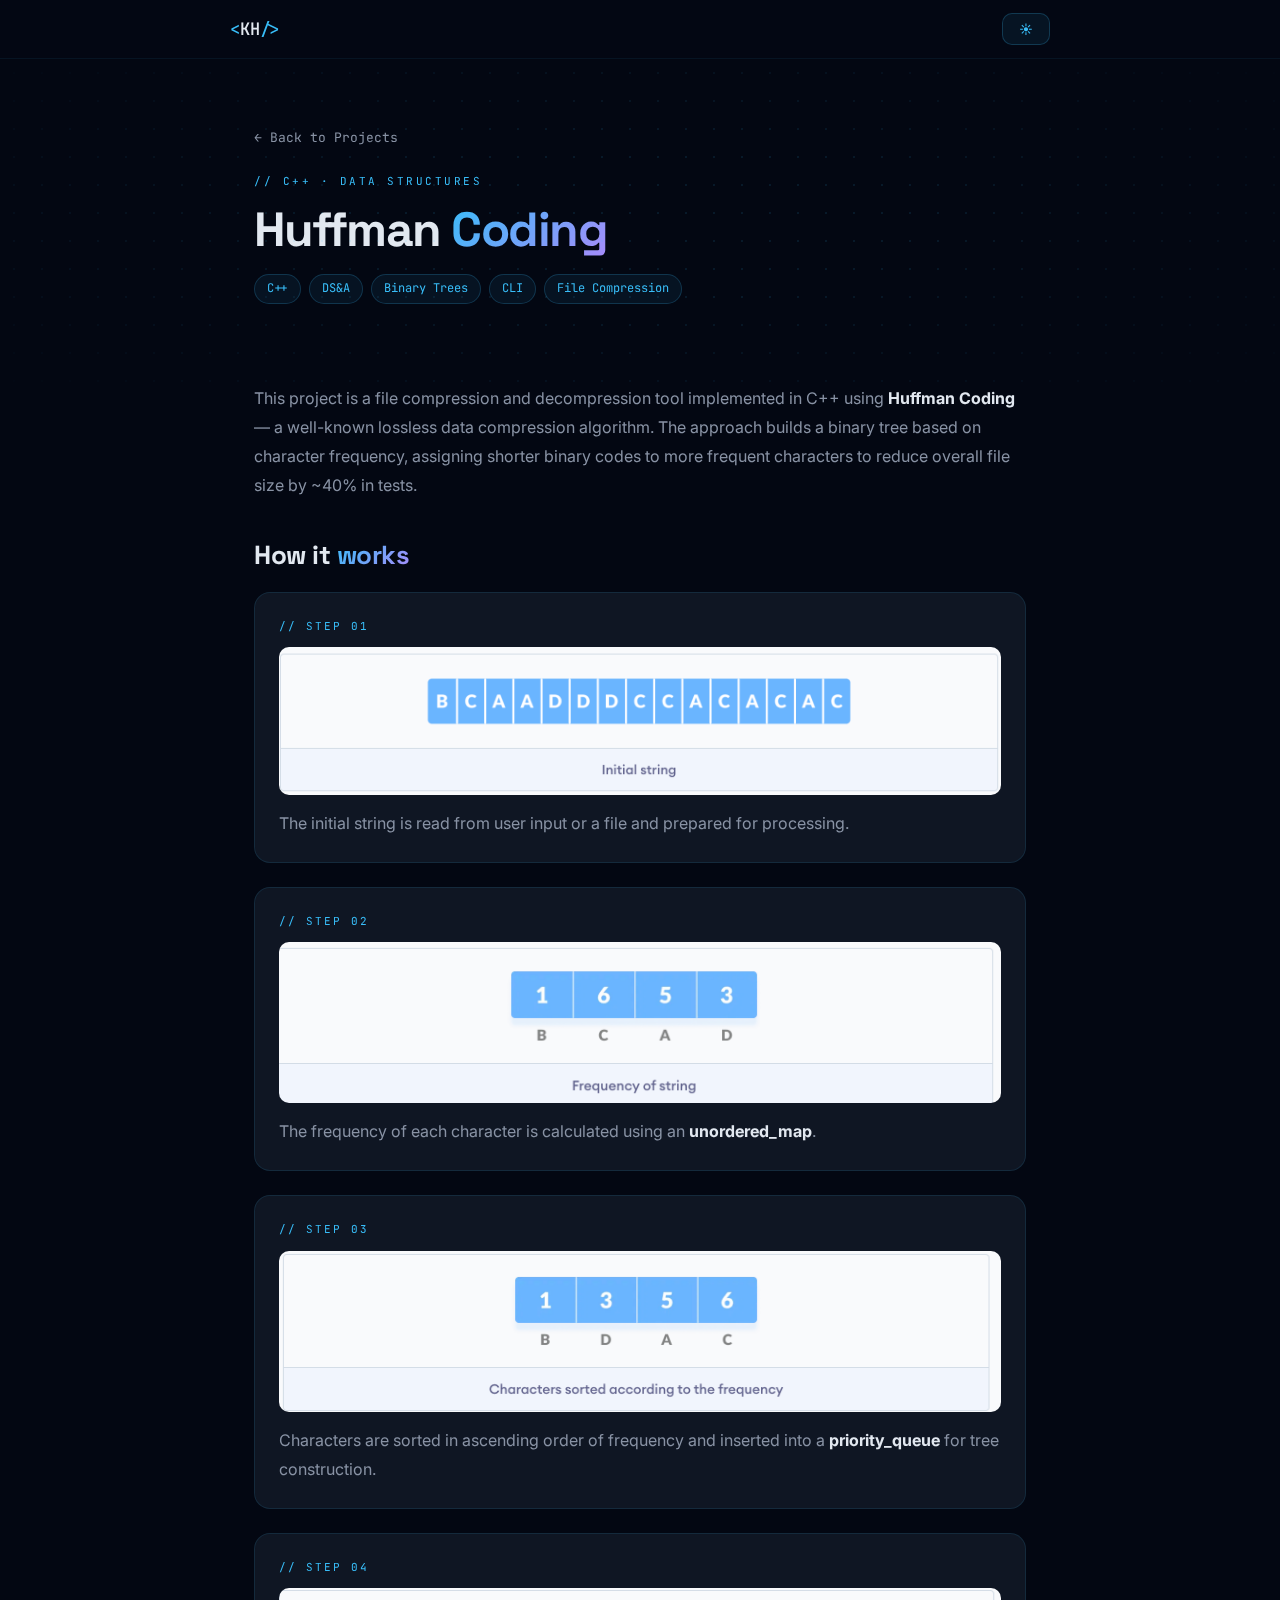
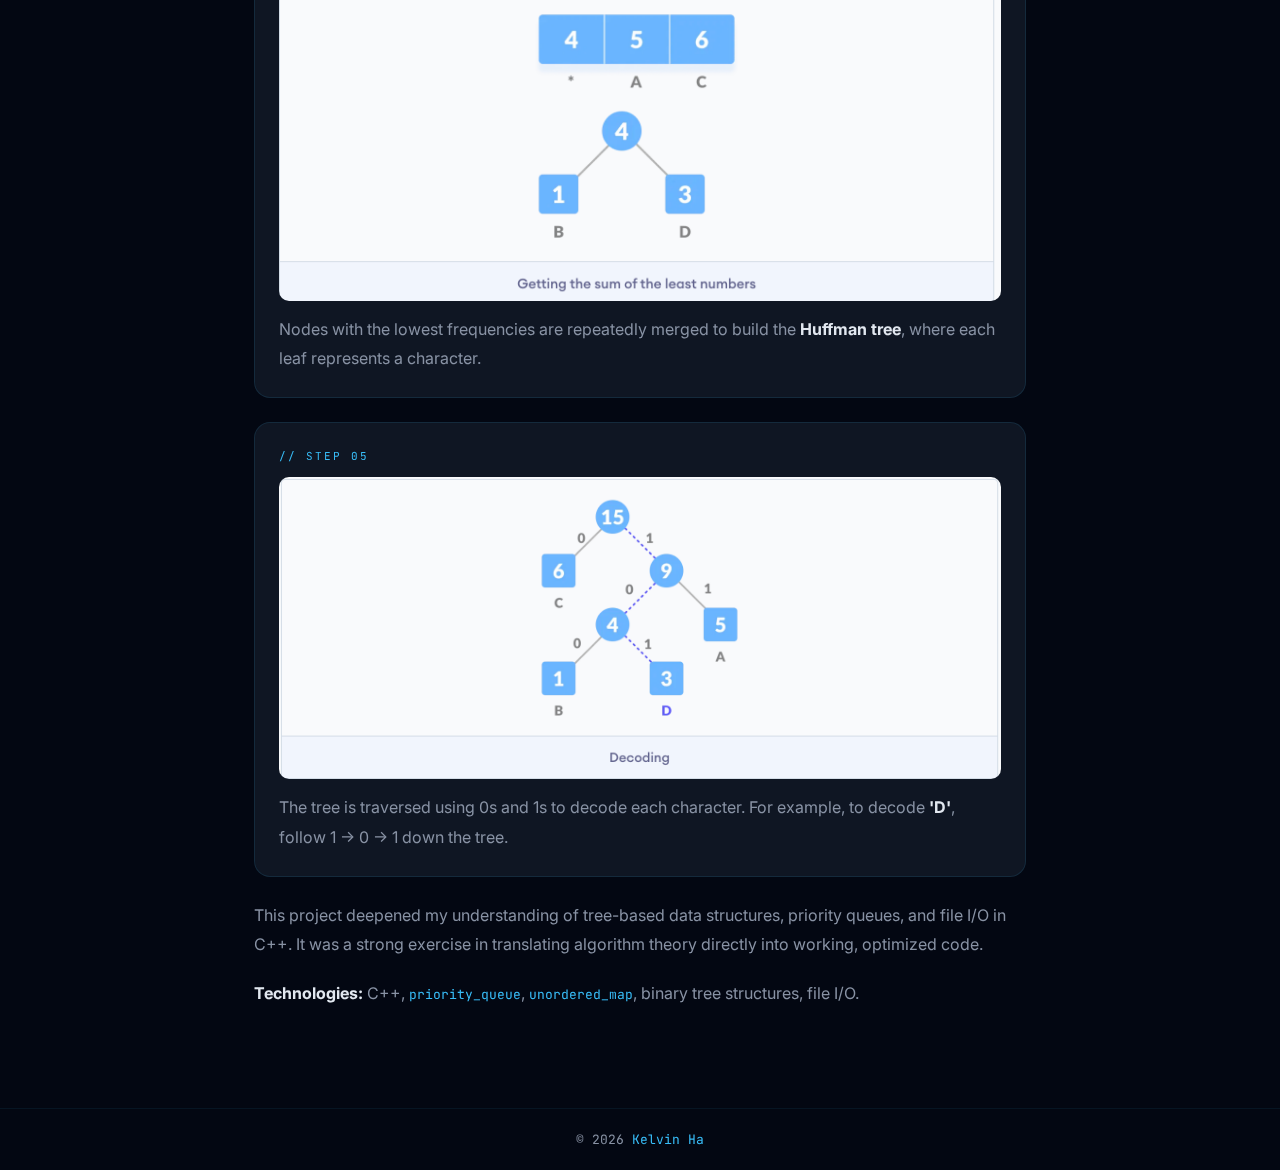
<file: project1.html>
<!DOCTYPE html>
<html lang="en">
<head>
  <meta charset="UTF-8" />
  <meta name="viewport" content="width=device-width, initial-scale=1" />
  <title>Huffman Coding — Kelvin Ha</title>
  <link href="https://fonts.googleapis.com/css2?family=Inter:wght@400;500;600;700&family=Space+Grotesk:wght@600;700;800&family=JetBrains+Mono:wght@400;500&display=swap" rel="stylesheet">
  <style>
    *, *::before, *::after { box-sizing: border-box; margin: 0; padding: 0; }
    :root {
      --bg: #030712; --bg2: #0d1117; --card: #0f1623;
      --cb: rgba(56,189,248,0.12); --ink: #e2e8f0; --muted: #8892a4;
      --accent: #38bdf8; --accent2: #a78bfa; --accent3: #34d399;
      --glow: rgba(56,189,248,0.22);
    }
    body.light {
      --bg: #f8fafc; --bg2: #f1f5f9; --card: #ffffff;
      --cb: rgba(56,189,248,0.18); --ink: #0f172a; --muted: #64748b;
      --glow: rgba(56,189,248,0.10);
    }
    html { scroll-behavior: smooth; }
    body {
      font-family: 'Inter', system-ui, sans-serif;
      background: var(--bg); color: var(--ink);
      line-height: 1.65; transition: background 0.3s, color 0.3s;
    }
    h1,h2,h3 { font-family: 'Space Grotesk', Inter, sans-serif; font-weight: 700; line-height: 1.2; }
    .container { max-width: 820px; margin: 0 auto; padding: 0 24px; }
    .gt {
      background: linear-gradient(135deg, var(--accent), var(--accent2));
      -webkit-background-clip: text; -webkit-text-fill-color: transparent; background-clip: text;
    }

    /* Header */
    .site-header {
      position: sticky; top: 0; z-index: 50;
      border-bottom: 1px solid rgba(56,189,248,0.08);
      background: rgba(3,7,18,0.85);
      backdrop-filter: blur(18px) saturate(180%);
    }
    body.light .site-header { background: rgba(248,250,252,0.88); }
    .hdr {
      display: flex; align-items: center;
      justify-content: space-between; gap: 16px; padding: 13px 0;
    }
    .brand {
      font-family: 'JetBrains Mono', monospace;
      font-size: 17px; font-weight: 500;
      text-decoration: none; color: var(--accent);
    }
    .brand em { color: var(--ink); font-style: normal; }
    .hdr-right { display: flex; gap: 10px; align-items: center; }
    .btn {
      display: inline-flex; align-items: center; gap: 6px;
      padding: 7px 16px; border-radius: 10px;
      font-size: 13px; font-weight: 600;
      cursor: pointer; text-decoration: none; border: none;
      font-family: inherit; transition: all 0.2s ease;
    }
    .btn-g {
      background: rgba(56,189,248,0.08);
      border: 1px solid rgba(56,189,248,0.22); color: var(--accent);
    }
    .btn-g:hover { background: rgba(56,189,248,0.16); }

    /* Hero */
    .proj-hero {
      padding: 64px 0 48px; position: relative; overflow: hidden;
    }
    .proj-hero::before {
      content: ''; position: absolute; inset: 0;
      background-image: radial-gradient(rgba(56,189,248,0.1) 1px, transparent 1px);
      background-size: 28px 28px;
      mask-image: radial-gradient(ellipse 70% 80% at 50% 50%, black 30%, transparent 100%);
      -webkit-mask-image: radial-gradient(ellipse 70% 80% at 50% 50%, black 30%, transparent 100%);
      pointer-events: none;
    }
    .back-btn {
      display: inline-flex; align-items: center; gap: 6px;
      color: var(--muted); text-decoration: none;
      font-size: 13px; font-family: 'JetBrains Mono', monospace;
      margin-bottom: 24px;
      transition: color 0.18s;
    }
    .back-btn:hover { color: var(--accent); }
    .slabel {
      font-family: 'JetBrains Mono', monospace;
      font-size: 11px; letter-spacing: 2.5px;
      text-transform: uppercase; color: var(--accent);
      margin-bottom: 10px;
    }
    .proj-title { font-size: clamp(30px, 5vw, 48px); letter-spacing: -1.5px; margin-bottom: 16px; }
    .proj-meta {
      display: flex; flex-wrap: wrap; gap: 8px; margin-bottom: 32px;
    }
    .tag {
      background: rgba(56,189,248,0.07);
      border: 1px solid rgba(56,189,248,0.2);
      padding: 4px 12px; border-radius: 99px;
      font-size: 12px; color: var(--accent);
      font-family: 'JetBrains Mono', monospace;
    }

    /* Content */
    .proj-body { padding: 0 0 80px; }
    .proj-body p {
      color: var(--muted); font-size: 16px;
      line-height: 1.82; margin-bottom: 20px;
    }
    .proj-body strong { color: var(--ink); }

    .step-block {
      background: var(--card);
      border: 1px solid var(--cb);
      border-radius: 16px; padding: 24px;
      margin-bottom: 24px;
      transition: border-color 0.2s, box-shadow 0.2s;
    }
    .step-block:hover {
      border-color: rgba(56,189,248,0.3);
      box-shadow: 0 0 20px var(--glow);
    }
    .step-num {
      font-family: 'JetBrains Mono', monospace;
      font-size: 11px; color: var(--accent);
      letter-spacing: 2px; text-transform: uppercase;
      margin-bottom: 12px;
    }
    .step-block img {
      width: 100%; border-radius: 10px;
      margin-bottom: 14px; display: block;
    }
    .step-block p { margin: 0; }

    .section-h2 {
      font-size: clamp(20px, 3vw, 26px); letter-spacing: -0.5px;
      margin-bottom: 20px; margin-top: 40px;
    }

    /* Footer */
    .footer {
      border-top: 1px solid rgba(56,189,248,0.08);
      padding: 20px 0; text-align: center;
      color: var(--muted); font-size: 13px;
      font-family: 'JetBrains Mono', monospace;
    }
    .footer a { color: var(--accent); text-decoration: none; }
  </style>
</head>
<body>
  <header class="site-header">
    <div class="container hdr">
      <a href="index.html" class="brand">&lt;<em>KH</em>/&gt;</a>
      <div class="hdr-right">
        <button id="themeToggle" class="btn btn-g" aria-label="Toggle theme">☀</button>
      </div>
    </div>
  </header>

  <section class="proj-hero">
    <div class="container">
      <a href="index.html" class="back-btn">← Back to Projects</a>
      <div class="slabel">// C++ · Data Structures</div>
      <h1 class="proj-title">Huffman <span class="gt">Coding</span></h1>
      <div class="proj-meta">
        <span class="tag">C++</span>
        <span class="tag">DS&A</span>
        <span class="tag">Binary Trees</span>
        <span class="tag">CLI</span>
        <span class="tag">File Compression</span>
      </div>
    </div>
  </section>

  <div class="proj-body">
    <div class="container">
      <p>
        This project is a file compression and decompression tool implemented in C++ using
        <strong>Huffman Coding</strong> — a well-known lossless data compression algorithm. The approach
        builds a binary tree based on character frequency, assigning shorter binary codes to more frequent
        characters to reduce overall file size by ~40% in tests.
      </p>

      <h2 class="section-h2">How it <span class="gt">works</span></h2>

      <div class="step-block">
        <div class="step-num">// step 01</div>
        <img src="intialstring.png" alt="Initial string representation" />
        <p>The initial string is read from user input or a file and prepared for processing.</p>
      </div>

      <div class="step-block">
        <div class="step-num">// step 02</div>
        <img src="frequencystring.png" alt="Frequency of each character" />
        <p>The frequency of each character is calculated using an <strong>unordered_map</strong>.</p>
      </div>

      <div class="step-block">
        <div class="step-num">// step 03</div>
        <img src="charactersorted.png" alt="Characters sorted by frequency" />
        <p>Characters are sorted in ascending order of frequency and inserted into a <strong>priority_queue</strong> for tree construction.</p>
      </div>

      <div class="step-block">
        <div class="step-num">// step 04</div>
        <img src="gettingsum.png" alt="Tree construction" />
        <p>Nodes with the lowest frequencies are repeatedly merged to build the <strong>Huffman tree</strong>, where each leaf represents a character.</p>
      </div>

      <div class="step-block">
        <div class="step-num">// step 05</div>
        <img src="decoding.png" alt="Decoding traversal" />
        <p>The tree is traversed using 0s and 1s to decode each character. For example, to decode <strong>'D'</strong>, follow 1 → 0 → 1 down the tree.</p>
      </div>

      <p>
        This project deepened my understanding of tree-based data structures, priority queues, and
        file I/O in C++. It was a strong exercise in translating algorithm theory directly into working,
        optimized code.
      </p>
      <p>
        <strong>Technologies:</strong> C++, <code style="font-family:'JetBrains Mono',monospace;font-size:13px;color:var(--accent)">priority_queue</code>,
        <code style="font-family:'JetBrains Mono',monospace;font-size:13px;color:var(--accent)">unordered_map</code>, binary tree structures, file I/O.
      </p>
    </div>
  </div>

  <footer class="footer">
    <div class="container">© <span id="year"></span> <a href="index.html">Kelvin Ha</a></div>
  </footer>

  <script>
    document.getElementById('year').textContent = new Date().getFullYear();
    const tt = document.getElementById('themeToggle');
    const saved = localStorage.getItem('kelvin_theme');
    if (saved === 'light') { document.body.classList.add('light'); tt.textContent = '🌙'; }
    else { tt.textContent = '☀'; }
    tt.addEventListener('click', () => {
      document.body.classList.toggle('light');
      const isLight = document.body.classList.contains('light');
      localStorage.setItem('kelvin_theme', isLight ? 'light' : 'dark');
      tt.textContent = isLight ? '🌙' : '☀';
    });
  </script>
</body>
</html>
</file>
<file: style.css>
/* ------------------------------------------
   RESET & BASE STYLES
------------------------------------------- */
* {
  margin: 0;
  padding: 0;
  box-sizing: border-box;
}

html {
  scroll-behavior: smooth;
}

body {
  font-family: 'Inter', 'Segoe UI', sans-serif;
  background-color: #f5f6fc;
  color: #333;
  line-height: 1.6;
}

h1, h2, h3 {
  font-family: 'Poppins', sans-serif;
}

img {
  max-width: 100%;
  display: block;
  border-radius: 10px;
}

/* ------------------------------------------
   HERO HEADER + TOP BAR
------------------------------------------- */
.hero {
  background: linear-gradient(135deg, #1a1a40, #0d0d26);
  color: white;
  text-align: center;
  padding: 100px 20px 80px;
  position: relative;
  border-bottom: 1px solid rgba(255, 255, 255, 0.08);
}

.hero h1,
.hero .logo {
  font-size: 36px;
  font-weight: 700;
  letter-spacing: 1.5px;
  text-transform: uppercase;
  margin-bottom: 10px;
}

.tagline {
  font-family: 'Inter', sans-serif;
  font-size: 14px;
  letter-spacing: 2px;
  text-transform: uppercase;
  color: #dddddd;
  opacity: 0.9;
}
.top-bar {
  display: flex;
  justify-content: space-between;
  align-items: center;
  padding: 0 10%;
}
.top-actions {
  display: flex;
  gap: 12px;
  align-items: center;
}

.logo {
  font-size: 32px;
  font-weight: bold;
}

.menu-btn {
  background: rgba(255, 255, 255, 0.15);
  border: 1px solid rgba(255, 255, 255, 0.4);
  color: white;
  padding: 6px 14px;
  border-radius: 6px;
  backdrop-filter: blur(4px);
  cursor: pointer;
  font-size: 15px;
  transition: background-color 0.25s ease;
}

.menu-btn:hover {
  background: rgba(255, 255, 255, 0.25);
}

.dropdown {
  position: absolute;
  right: 10%;
  top: 90px;
  background: #fff;
  border-radius: 10px;
  box-shadow: 0 6px 18px rgba(0, 0, 0, 0.12);
  overflow: hidden;
  z-index: 1000;
}

.dropdown a {
  display: block;
  padding: 12px 24px;
  font-size: 15px;
  color: #333;
  text-decoration: none;
  border-bottom: 1px solid #eee;
}

.dropdown a:last-child {
  border-bottom: none;
}

.dropdown a:hover {
  background-color: #f2f4f8;
}

.hidden {
  display: none;
}



/* ------------------------------------------
   ABOUT SECTION
------------------------------------------- */
.about {
  padding: 60px 10%;
  border-bottom: 1px solid #e4e4e4;
  background-color: #f5f6fc;
}

.about h2 {
  text-align: center;
  font-size: 28px;
  margin-bottom: 30px;
}

.about-content {
  display: flex;
  flex-wrap: wrap;
  gap: 40px;
  justify-content: center;
  align-items: center;
}

.about-text {
  flex: 1;
  min-width: 280px;
  font-size: 16px;
}

.about-img {
  flex: 1;
  max-width: 300px;
}

.about-content.single-column {
  justify-content: center;
  text-align: center;
}

.about-content.single-column .about-text {
  max-width: 600px;
}

/* ------------------------------------------
   PROJECTS SECTION
------------------------------------------- */
.projects {
  padding: 60px 10%;
  background-color: #f5f6fc;
  text-align: center;
  padding-top: 40px;
}

.projects h2 {
  font-size: 28px;
  margin-bottom: 30px;
}

.project-grid {
  display: flex;
  flex-wrap: wrap;
  gap: 30px;
  justify-content: center;
}

.project-card {
  display: block;
  width: 300px;
  background: linear-gradient(to bottom right, #ffffff, #f2f4f8);
  text-decoration: none;
  color: #222;
  border-radius: 14px;
  overflow: hidden;
  box-shadow: 0 6px 16px rgba(0, 0, 0, 0.08);
  transition: transform 0.3s ease, box-shadow 0.3s ease;
}
.project-card img {
  width: 100%;
  max-height: 150px;
  object-fit: contain;
  padding: 10px 0;
  display: block;
  margin: 0 auto;
}

.project-card:hover {
  transform: translateY(-5px);
  box-shadow: 0 10px 20px rgba(0, 0, 0, 0.12);
}

.project-card.no-image {
  padding: 30px 20px;
  text-align: center;
}

.project-card.no-image h3 {
  font-size: 18px;
  margin-bottom: 10px;
}

.project-card.no-image p {
  font-size: 14px;
  color: #555;
}

@media (max-width: 768px) {
  .project-card {
    width: 90%;
  }
}

/* ------------------------------------------
   CONTACT SECTION FORM (Get in Touch)
------------------------------------------- */
.contact-section {
  background: #f5f6fc;
  color: #222;
  padding: 80px 10% 100px;
}

.contact-container {
  display: flex;
  flex-wrap: wrap;
  justify-content: space-between;
  gap: 40px;
}

.contact-text {
  flex: 1;
  min-width: 280px;
  max-width: 500px;
}

.contact-text h2 {
  text-transform: uppercase;
  letter-spacing: 2px;
  margin-bottom: 16px;
  font-size: 24px;
  font-weight: 600;
  color: #111;
}

.contact-text p {
  font-size: 16px;
  margin-bottom: 30px;
  color: #444;
}

.contact-form label {
  display: block;
  font-size: 14px;
  font-weight: bold;
  margin-bottom: 6px;
  color: #333;
  text-transform: uppercase;
  letter-spacing: 1px;
}

.contact-form input,
.contact-form textarea {
  width: 100%;
  padding: 12px;
  border: 1px solid #ccc;
  background: white;
  color: #000;
  border-radius: 6px;
  margin-bottom: 20px;
  font-size: 14px;
}

.contact-form input:focus,
.contact-form textarea:focus {
  outline: none;
  border-color: #555;
}

.contact-form button {
  padding: 10px 20px;
  background-color: #1e90ff;
  color: white;
  border: none;
  border-radius: 6px;
  cursor: pointer;
  text-transform: uppercase;
  letter-spacing: 1px;
  transition: background-color 0.3s ease, color 0.3s ease;
}

.contact-form button:hover {
  background-color: #0072e3;
}

.contact-info {
  flex: 1;
  min-width: 260px;
  color: #333;
}

.contact-info ul {
  list-style: none;
  padding: 0;
}

.contact-info li {
  display: flex;
  align-items: flex-start;
  margin-bottom: 20px;
  font-size: 15px;
  line-height: 1.6;
}

.contact-info .icon {
  font-size: 18px;
  margin-right: 10px;
  min-width: 24px;
  display: inline-block;
}

.contact-info a {
  color: #0067c5;
  text-decoration: none;
}

.contact-info a:hover {
  text-decoration: underline;
}

@media (max-width: 768px) {
  .contact-container {
    flex-direction: column;
  }
}

/* ------------------------------------------
   FOOTER
------------------------------------------- */
footer {
  text-align: center;
  padding: 20px;
  background: #333;
  color: white;
  font-size: 14px;
}

/* ------------------------------------------
   DARK MODE STYLES
------------------------------------------- */
body.dark-mode {
  background-color: #111;
  color: #f0f0f0;
}

body.dark-mode .about,
body.dark-mode .projects,
body.dark-mode .contact-section {
  background-color: #222;
  color: #f0f0f0;
}

body.dark-mode .project-card {
  background: linear-gradient(to bottom right, #2a2a2a, #1a1a1a);
  color: #f0f0f0;
}

body.dark-mode .contact-form input,
body.dark-mode .contact-form textarea {
  background: #333;
  color: white;
  border: 1px solid #444;
}

body.dark-mode .contact-form button {
  background-color: #555;
  color: white;
  border: 1px solid #777;
}

body.dark-mode .contact-info {
  color: #ddd;
}

body.dark-mode .contact-info a {
  color: #99ccff;
}
.dark-mode .contact-section {
  background: #1f1f1f;
  color: #f1f1f1;
}

.dark-mode .contact-text p,
.dark-mode .contact-form label {
  color: #ccc;
}

.dark-mode .contact-form input,
.dark-mode .contact-form textarea {
  background-color: #2b2b2b;
  color: #fff;
  border: 1px solid #555;
}

.dark-mode .contact-form input::placeholder,
.dark-mode .contact-form textarea::placeholder {
  color: #aaa;
}

.dark-mode .contact-info {
  color: #ccc;
}

.dark-mode .contact-info a {
  color: #80bfff;
}
.dark-mode .contact-text h2 {
  color: #ffffff;
}
.dark-toggle {
  background: rgba(255, 255, 255, 0.15);
  color: white;
  border: 1px solid rgba(255, 255, 255, 0.3);
  padding: 6px 14px;
  font-size: 14px;
  border-radius: 6px;
  cursor: pointer;
  backdrop-filter: blur(4px);
  transition: background 0.3s ease;
}
.dark-toggle:hover {
  background: rgba(255, 255, 255, 0.25);
}

/*PFP Adjustment*/
.about-img img {
  border-radius: 12px; /* or 50% for a circle */
  max-width: 100%;
  height: auto;
  box-shadow: 0 4px 12px rgba(0, 0, 0, 0.1);
}

/*Traffic light pic*/
.project-icon {
  width: 50px;
  height: auto;
  margin-bottom: 10px;
  display: block;
  margin-left: auto;
  margin-right: auto;
}
.project-type {
  font-size: 14px;
  color: #666;
  margin-bottom: 5px;
}
.project-detail img {
  display: block;
  margin: 20px auto;
  width: 100%;
  max-width: 600px;
  border-radius: 10px;
  box-shadow: 0 6px 20px rgba(0, 0, 0, 0.1);
}
</file>
